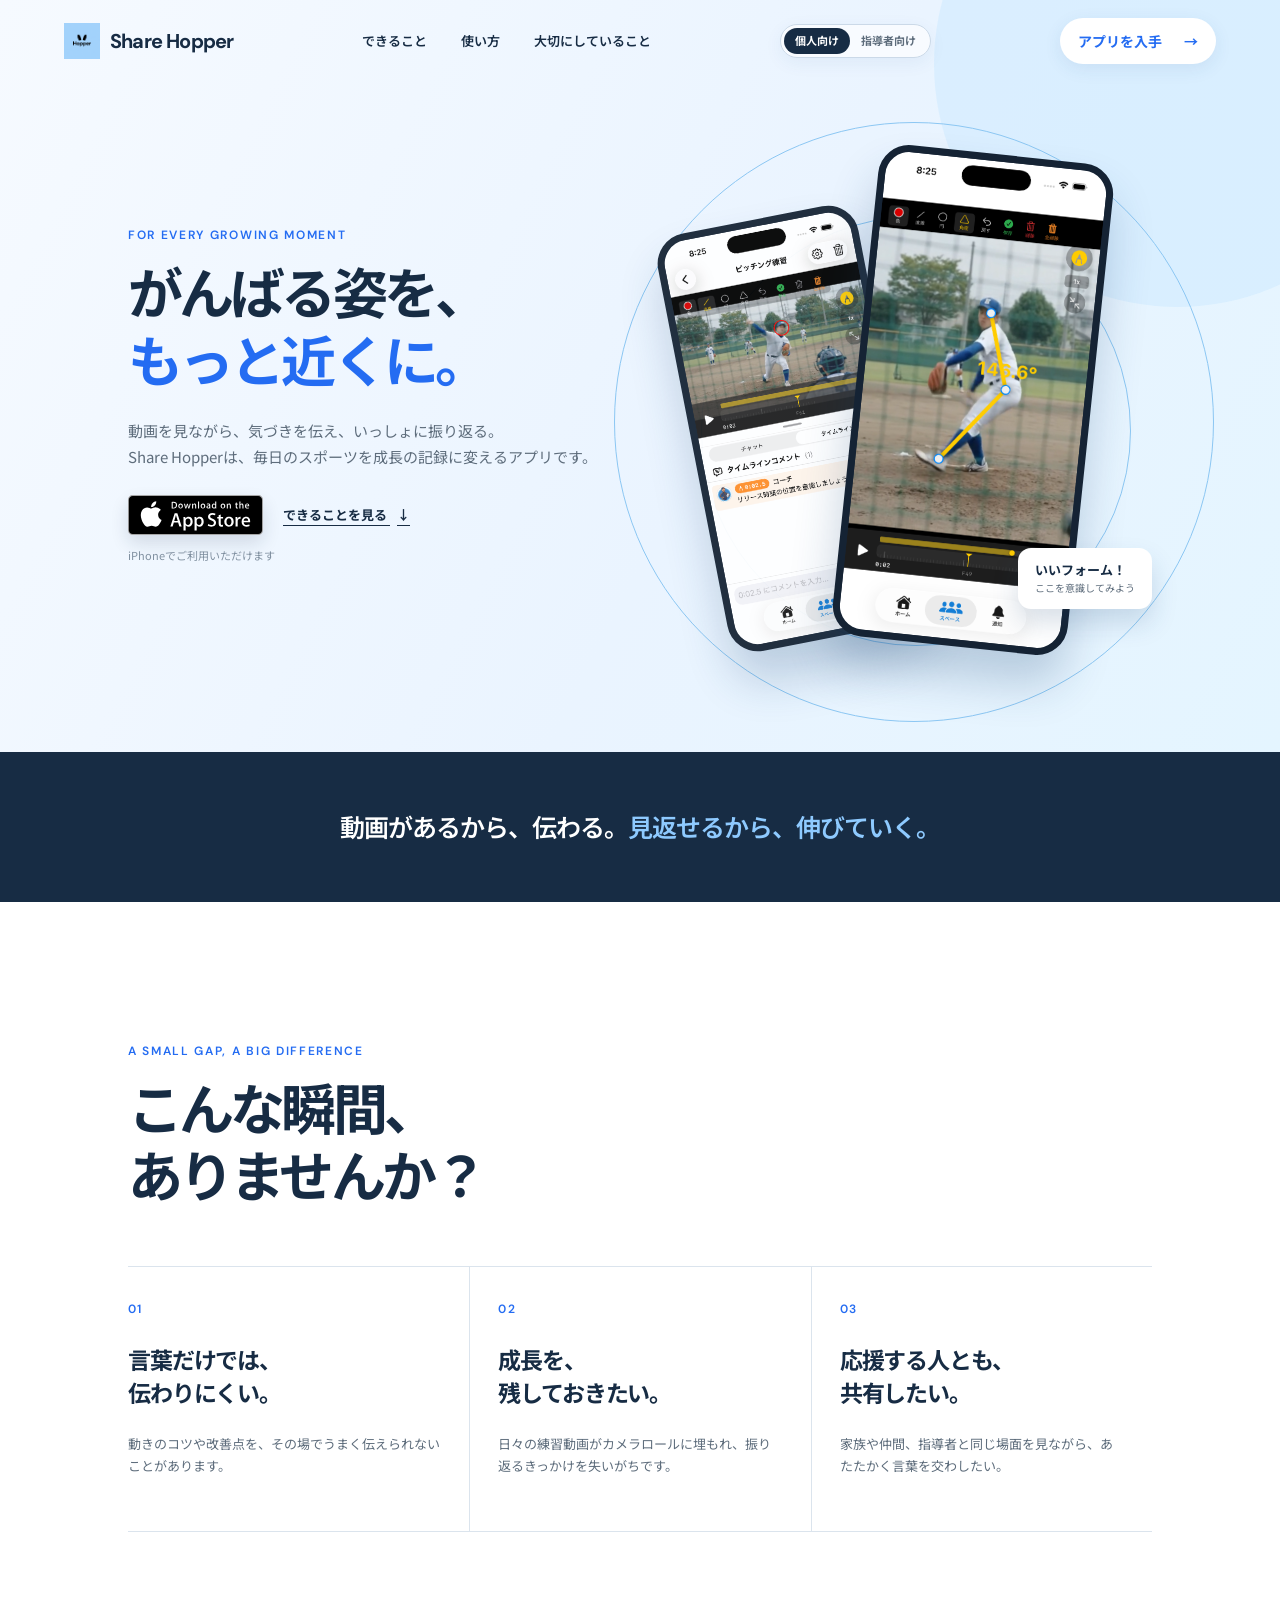
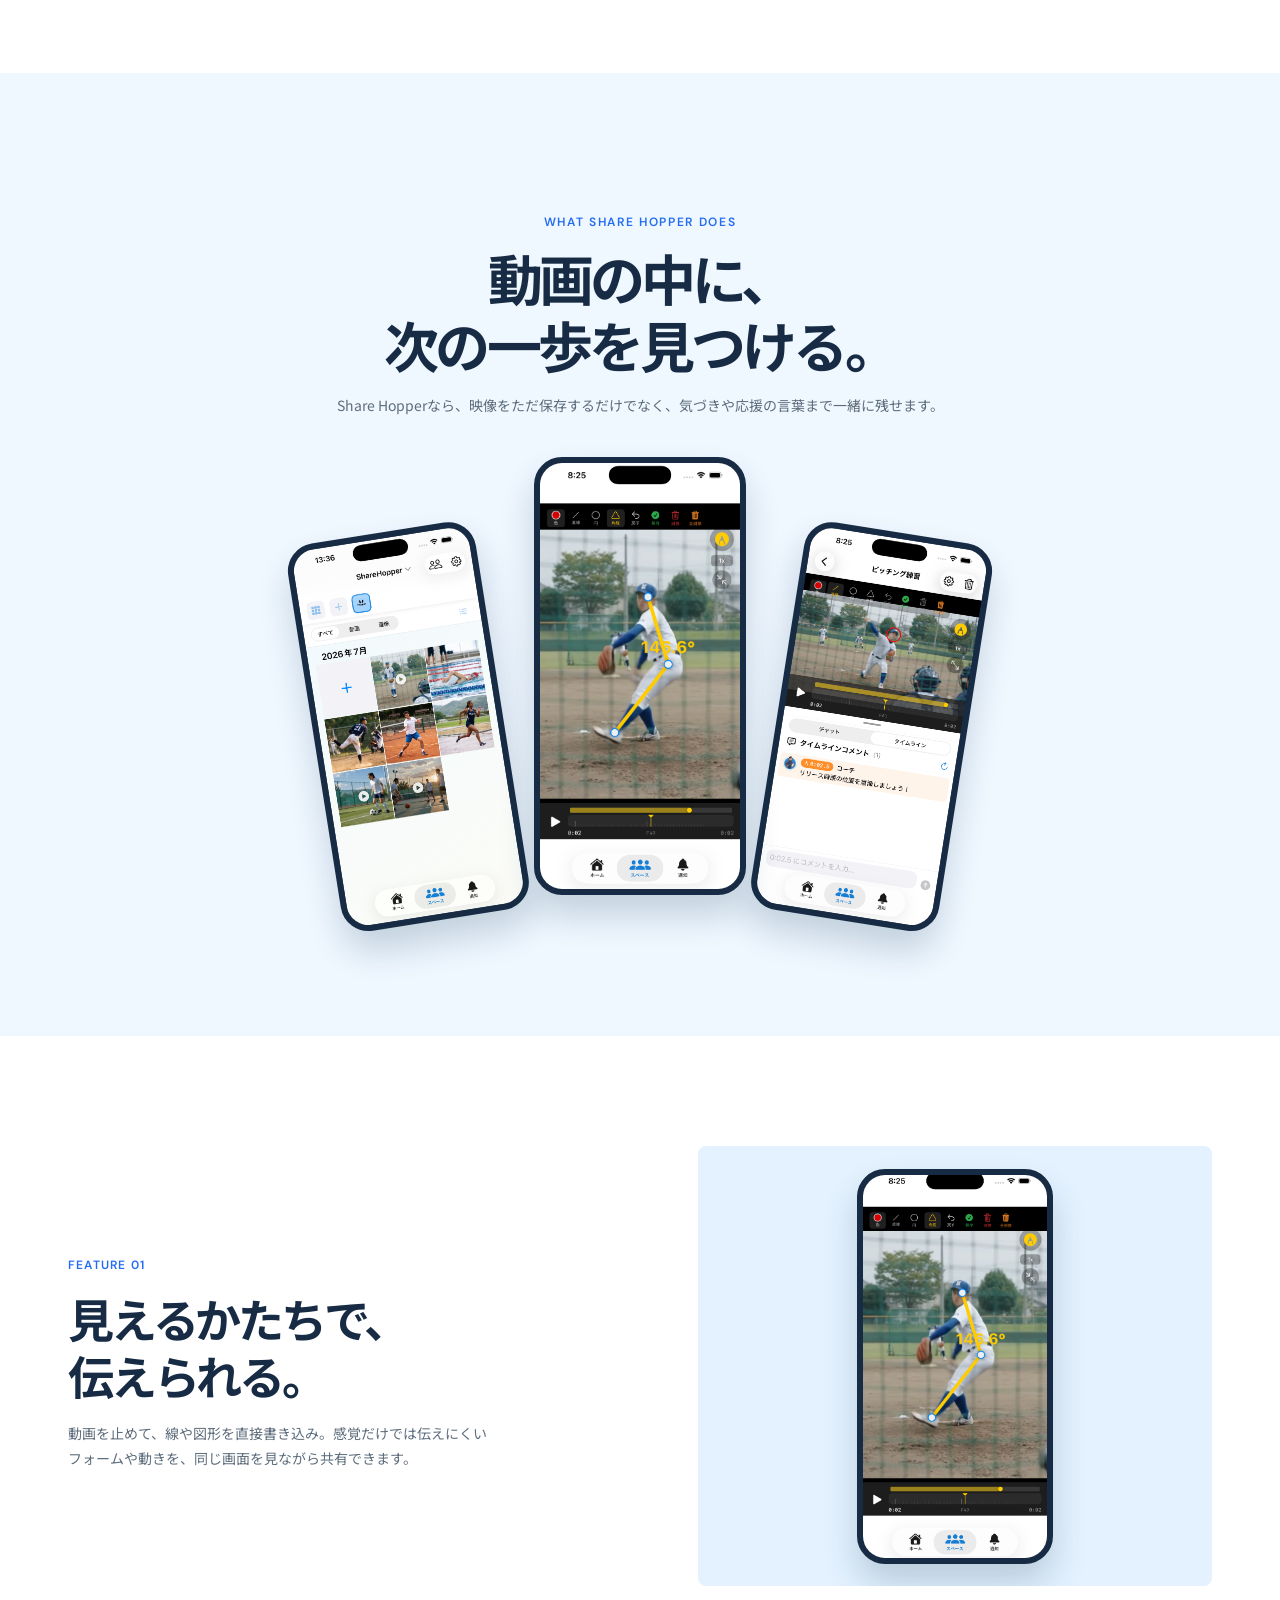
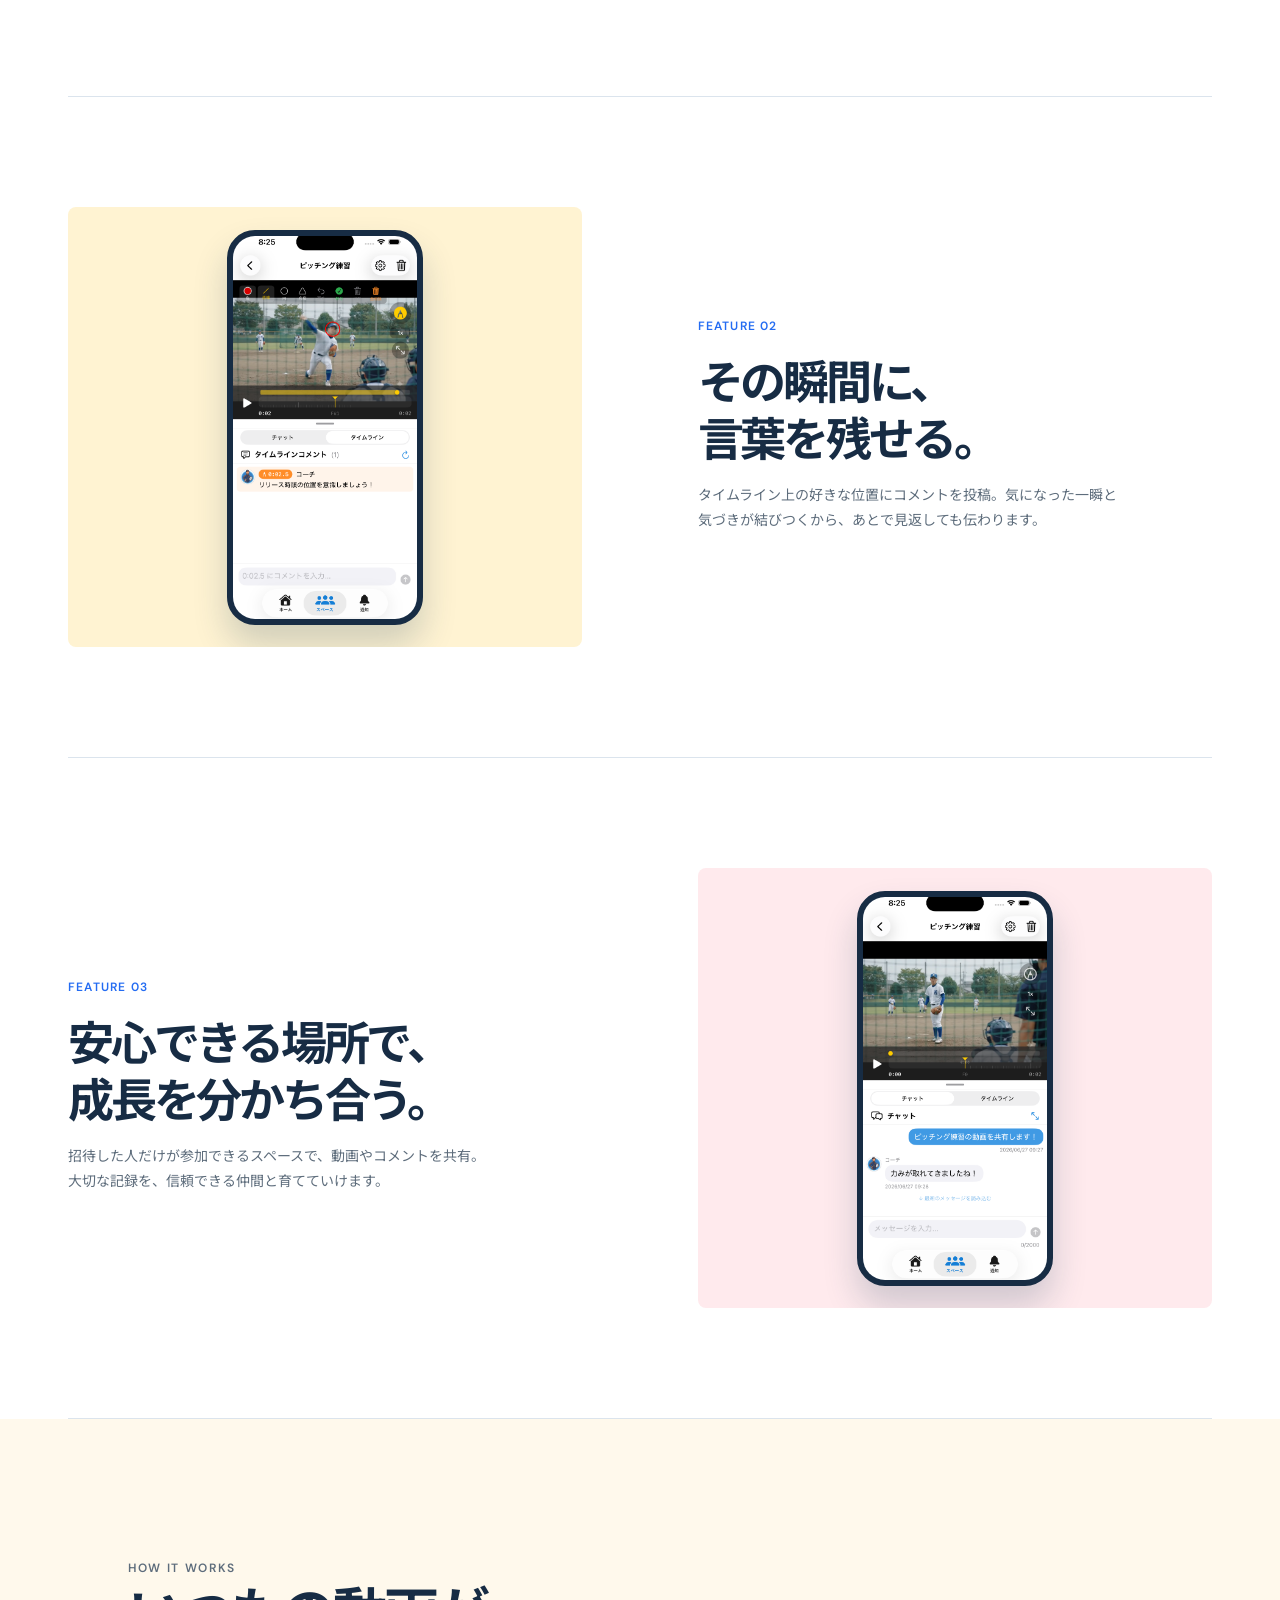
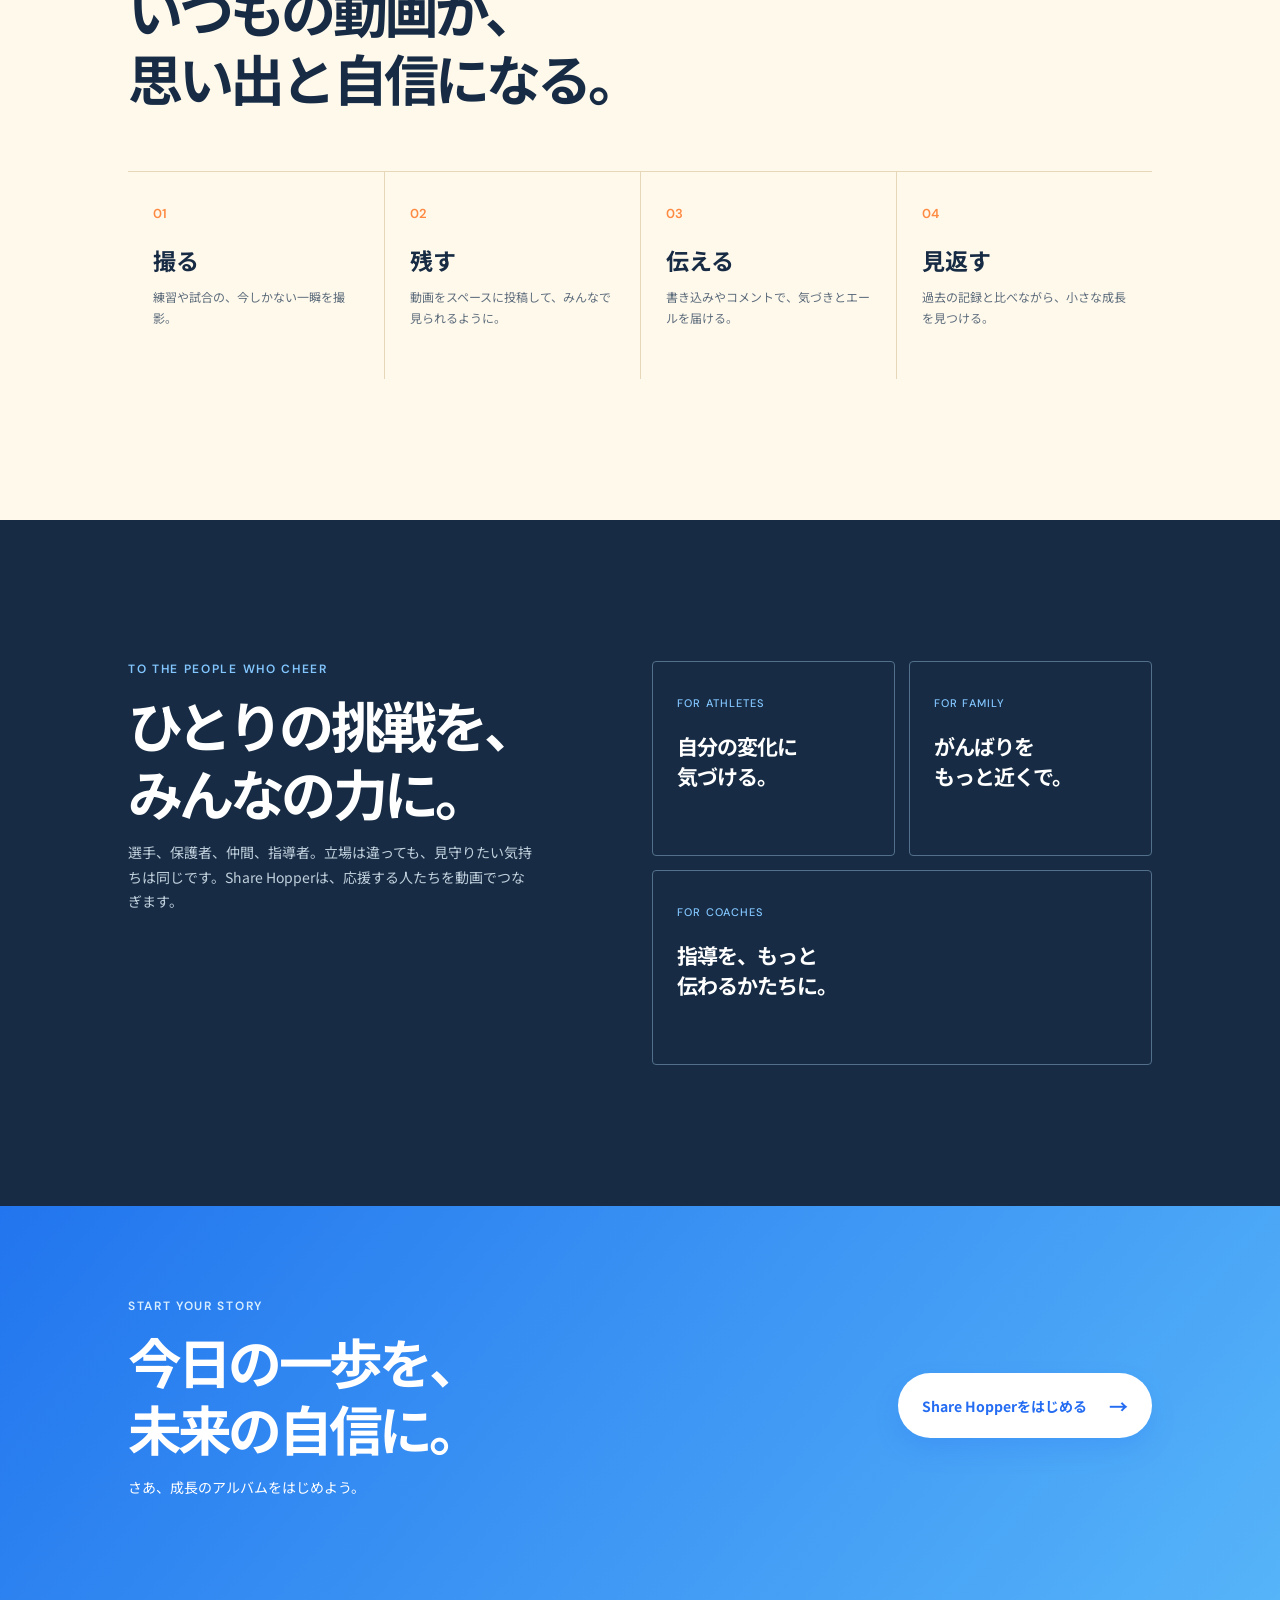
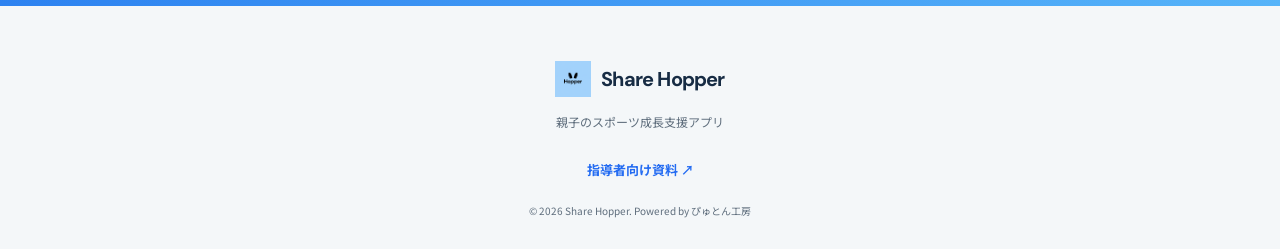
<file: index.html>
<!doctype html>
<html lang="ja"><head><meta charset="utf-8"><meta name="viewport" content="width=device-width,initial-scale=1"><meta name="theme-color" content="#246cf2"><title>Share Hopper | 成長を、もっとそばで</title><meta name="description" content="スポーツ動画への書き込みとタイムラインコメントで、親子・仲間・指導者の振り返りを支えるアプリです。"><link rel="preconnect" href="https://fonts.googleapis.com"><link rel="preconnect" href="https://fonts.gstatic.com" crossorigin><link href="https://fonts.googleapis.com/css2?family=DM+Sans:wght@400;500;600;700&family=Noto+Sans+JP:wght@400;500;600;700;800&display=swap" rel="stylesheet"><link rel="stylesheet" href="styles.css"><link rel="icon" type="image/png" href="assets/logo.png"></head>
<body><style>.audience-switch{display:flex;align-items:center;padding:3px;border:1px solid #cbd9e8;border-radius:999px;background:#ffffffa8;box-shadow:0 5px 18px #24538b10}.audience-switch a{padding:6px 11px;border-radius:999px;color:#5e6d7c;font-size:11px;font-weight:700;line-height:1.25;text-decoration:none;white-space:nowrap}.audience-switch a[aria-current="page"]{background:#172c44;color:#fff}@media(max-width:760px){.header-cta{display:none}.audience-switch a{padding:6px 9px;font-size:10px}}</style><header class="site-header"><a class="brand" href="#top"><img src="assets/logo.png" alt=""><span>Share Hopper</span></a><nav class="site-nav"><a href="#features">できること</a><a href="#how-it-works">使い方</a><a href="#for-everyone">大切にしていること</a></nav><nav class="audience-switch" aria-label="ページを切り替える"><a href="index.html" aria-current="page">個人向け</a><a href="advisor-subscription-visual-guide.html">指導者向け</a></nav><a class="header-cta" href="https://apps.apple.com/jp/app/id6762832513" target="_blank" rel="noopener">アプリを入手 <span>→</span></a></header>
<main id="top"><section class="hero"><div class="hero-copy"><p class="eyebrow">FOR EVERY GROWING MOMENT</p><h1>がんばる姿を、<br><em>もっと近くに。</em></h1><p class="hero-lead">動画を見ながら、気づきを伝え、いっしょに振り返る。<br>Share Hopperは、毎日のスポーツを成長の記録に変えるアプリです。</p><div class="hero-actions"><a class="app-store-badge" href="https://apps.apple.com/jp/app/id6762832513" target="_blank" rel="noopener" aria-label="App StoreからShare Hopperをダウンロード（新しいタブで開く）"><img src="assets/appstore-badge.svg" alt="App Storeからダウンロード"></a><a class="text-link" href="#features">できることを見る <span>↓</span></a></div><p class="hero-note">iPhoneでご利用いただけます</p></div><div class="hero-visual" aria-hidden="true"><div class="hero-orbit orbit-one"></div><div class="hero-orbit orbit-two"></div><div class="hero-card hero-card-back"><img src="assets/screenshots/screenshot_03.png" alt=""></div><div class="hero-card hero-card-main"><img src="assets/screenshots/screenshot_02.png" alt=""></div><div class="floating-message">いいフォーム！<br><small>ここを意識してみよう</small></div></div></section>
<section class="intro-band"><p>動画があるから、伝わる。<span>見返せるから、伸びていく。</span></p></section>
<section class="section challenges"><div class="section-heading"><p class="eyebrow">A SMALL GAP, A BIG DIFFERENCE</p><h2>こんな瞬間、<br>ありませんか？</h2></div><div class="challenge-list"><article><span class="number">01</span><h3>言葉だけでは、<br>伝わりにくい。</h3><p>動きのコツや改善点を、その場でうまく伝えられないことがあります。</p></article><article><span class="number">02</span><h3>成長を、<br>残しておきたい。</h3><p>日々の練習動画がカメラロールに埋もれ、振り返るきっかけを失いがちです。</p></article><article><span class="number">03</span><h3>応援する人とも、<br>共有したい。</h3><p>家族や仲間、指導者と同じ場面を見ながら、あたたかく言葉を交わしたい。</p></article></div></section>
<section class="section feature-overview" id="features"><div class="feature-lead"><p class="eyebrow">WHAT SHARE HOPPER DOES</p><h2>動画の中に、<br>次の一歩を見つける。</h2><p>Share Hopperなら、映像をただ保存するだけでなく、気づきや応援の言葉まで一緒に残せます。</p></div><div class="feature-screens"><div class="phone-shot tilt-left"><img src="assets/screenshots/screenshot_01.png" alt="招待制スペースの画面"></div><div class="phone-shot center-shot"><img src="assets/screenshots/screenshot_02.png" alt="動画への書き込み画面"></div><div class="phone-shot tilt-right"><img src="assets/screenshots/screenshot_03.png" alt="タイムラインコメント画面"></div></div></section>
<section class="feature-detail"><article class="feature-row"><div class="feature-text"><span class="feature-index">FEATURE 01</span><h2>見えるかたちで、<br>伝えられる。</h2><p>動画を止めて、線や図形を直接書き込み。感覚だけでは伝えにくいフォームや動きを、同じ画面を見ながら共有できます。</p></div><div class="feature-art feature-art-blue"><div class="phone-shot"><img src="assets/screenshots/screenshot_02.png" alt="動画に図形を書き込む機能"></div></div></article><article class="feature-row reverse"><div class="feature-text"><span class="feature-index">FEATURE 02</span><h2>その瞬間に、<br>言葉を残せる。</h2><p>タイムライン上の好きな位置にコメントを投稿。気になった一瞬と気づきが結びつくから、あとで見返しても伝わります。</p></div><div class="feature-art feature-art-yellow"><div class="phone-shot"><img src="assets/screenshots/screenshot_03.png" alt="タイムラインコメント機能"></div></div></article><article class="feature-row"><div class="feature-text"><span class="feature-index">FEATURE 03</span><h2>安心できる場所で、<br>成長を分かち合う。</h2><p>招待した人だけが参加できるスペースで、動画やコメントを共有。大切な記録を、信頼できる仲間と育てていけます。</p></div><div class="feature-art feature-art-pink"><div class="phone-shot"><img src="assets/screenshots/screenshot_04.png" alt="仲間とつながるチャット機能"></div></div></article></section>
<section class="section steps" id="how-it-works"><div class="steps-heading"><p class="eyebrow">HOW IT WORKS</p><h2>いつもの動画が、<br>思い出と自信になる。</h2></div><ol><li><span>01</span><h3>撮る</h3><p>練習や試合の、今しかない一瞬を撮影。</p></li><li><span>02</span><h3>残す</h3><p>動画をスペースに投稿して、みんなで見られるように。</p></li><li><span>03</span><h3>伝える</h3><p>書き込みやコメントで、気づきとエールを届ける。</p></li><li><span>04</span><h3>見返す</h3><p>過去の記録と比べながら、小さな成長を見つける。</p></li></ol></section>
<section class="section everyone" id="for-everyone"><div class="everyone-copy"><p class="eyebrow">TO THE PEOPLE WHO CHEER</p><h2>ひとりの挑戦を、<br>みんなの力に。</h2><p>選手、保護者、仲間、指導者。立場は違っても、見守りたい気持ちは同じです。Share Hopperは、応援する人たちを動画でつなぎます。</p></div><div class="role-grid"><div><span>FOR ATHLETES</span><h3>自分の変化に<br>気づける。</h3></div><div><span>FOR FAMILY</span><h3>がんばりを<br>もっと近くで。</h3></div><div><span>FOR COACHES</span><h3>指導を、もっと<br>伝わるかたちに。</h3></div></div></section>
<section class="final-cta"><div><p class="eyebrow">START YOUR STORY</p><h2>今日の一歩を、<br>未来の自信に。</h2><p>さあ、成長のアルバムをはじめよう。</p></div><a class="button button-light" href="https://apps.apple.com/jp/app/id6762832513" target="_blank" rel="noopener">Share Hopperをはじめる <span>→</span></a></section></main>
<footer><a class="brand" href="#top"><img src="assets/logo.png" alt=""><span>Share Hopper</span></a><p>親子のスポーツ成長支援アプリ</p><a href="advisor-subscription-visual-guide.html">指導者向け資料 <span>↗</span></a><small>© 2026 Share Hopper. Powered by ぴゅとん工房</small></footer><script src="app.js"></script></body></html>
</file>
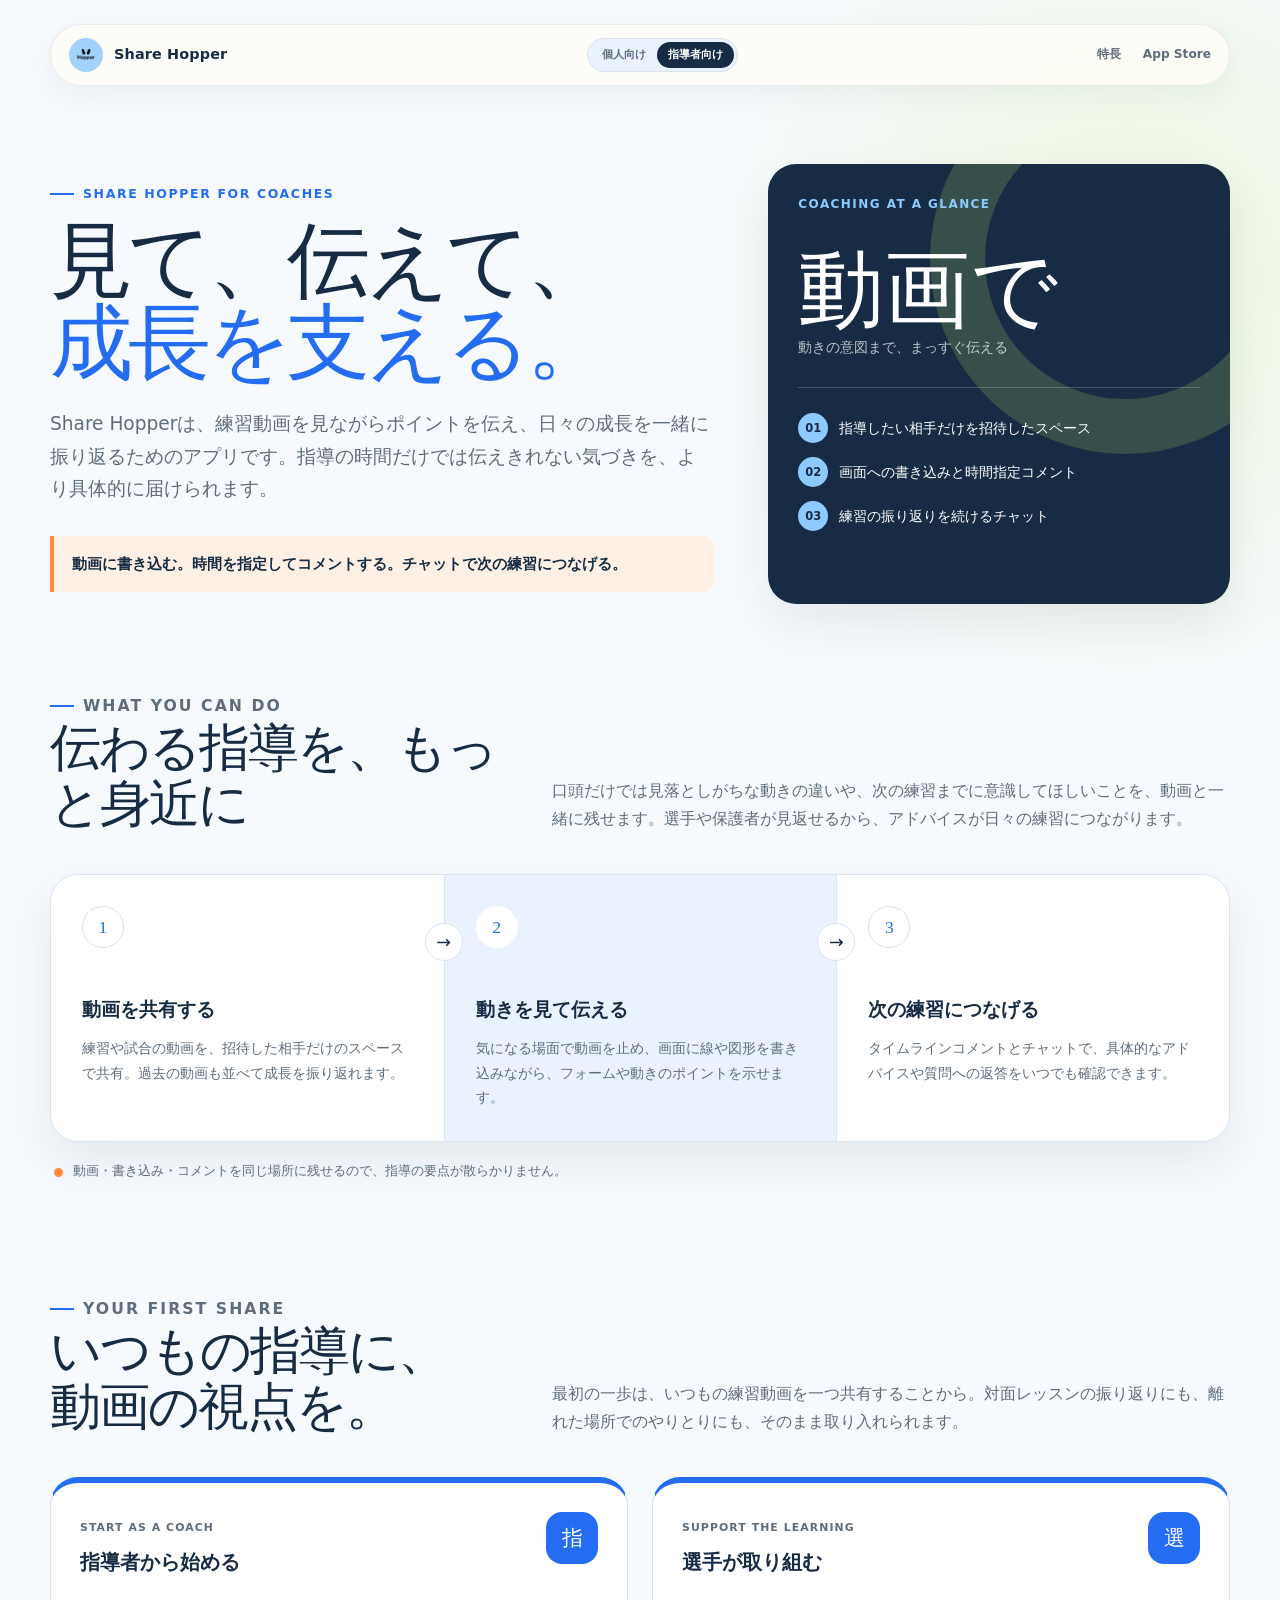
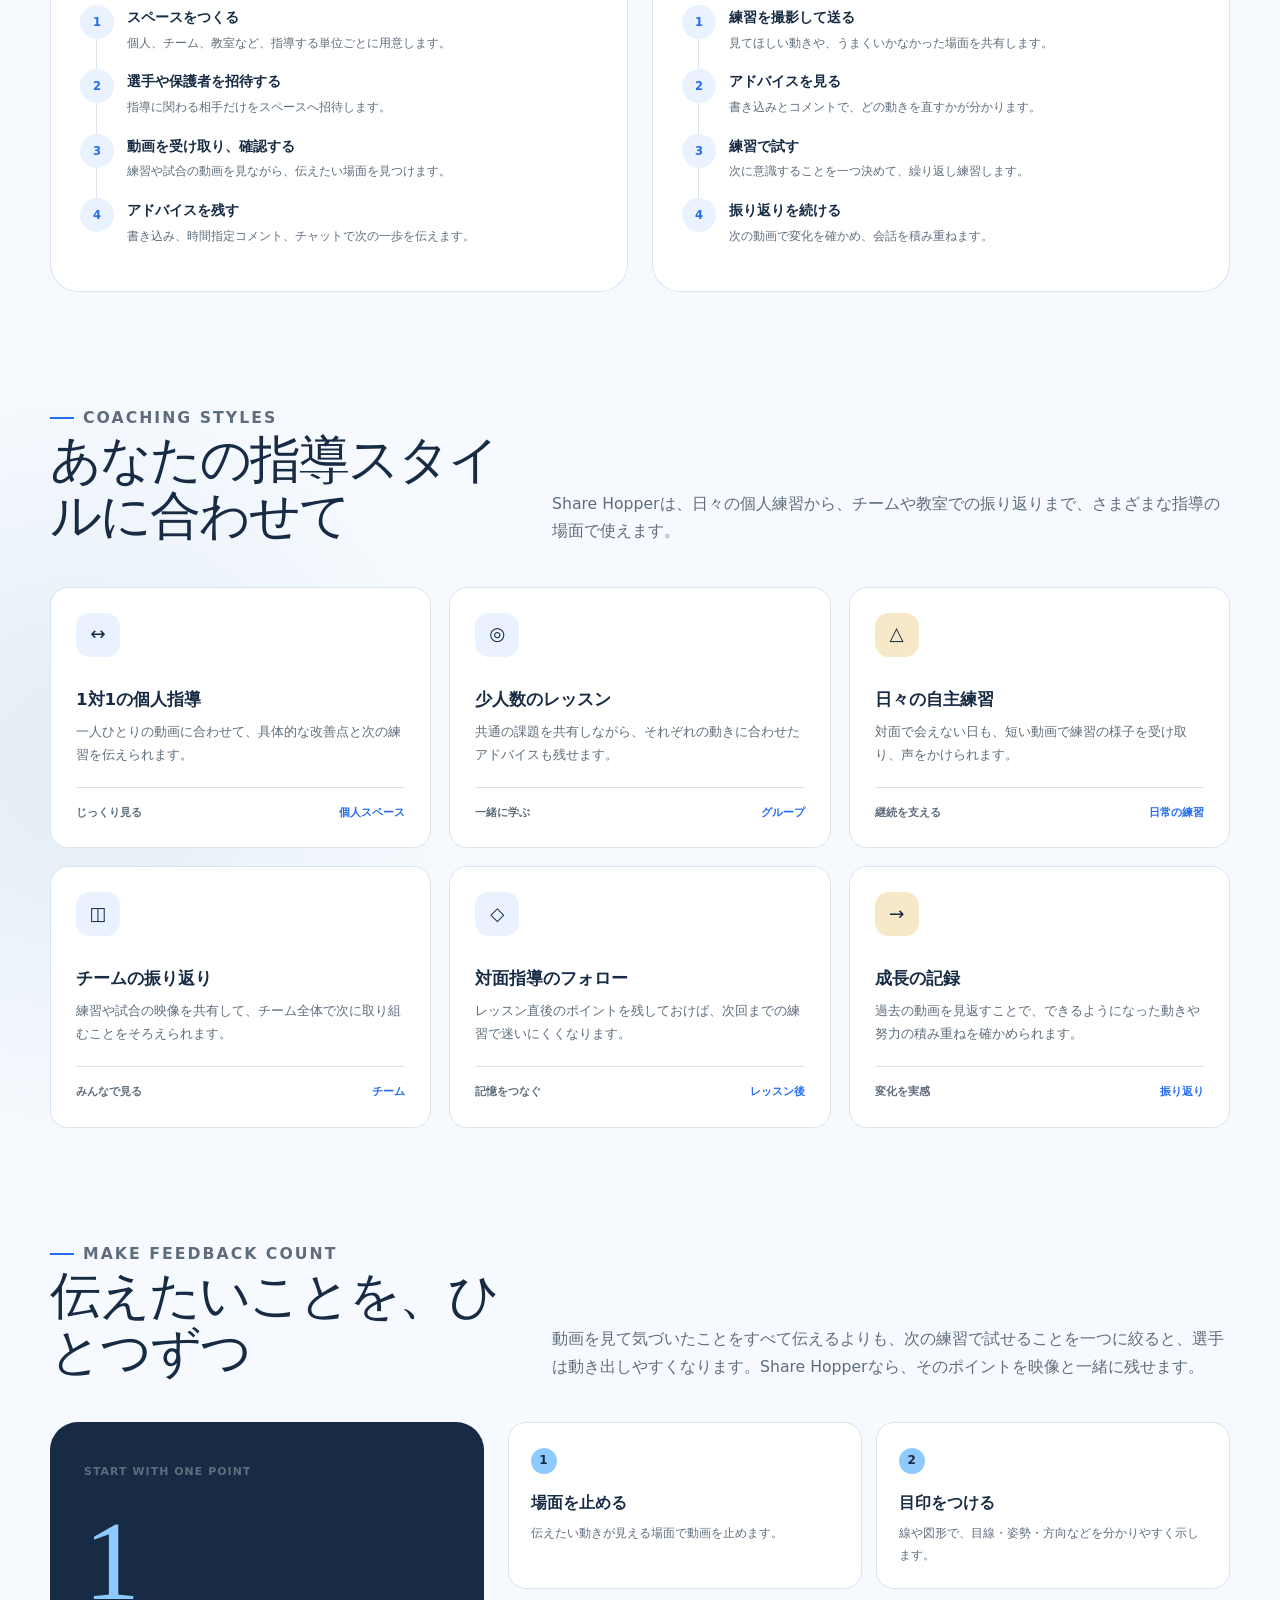
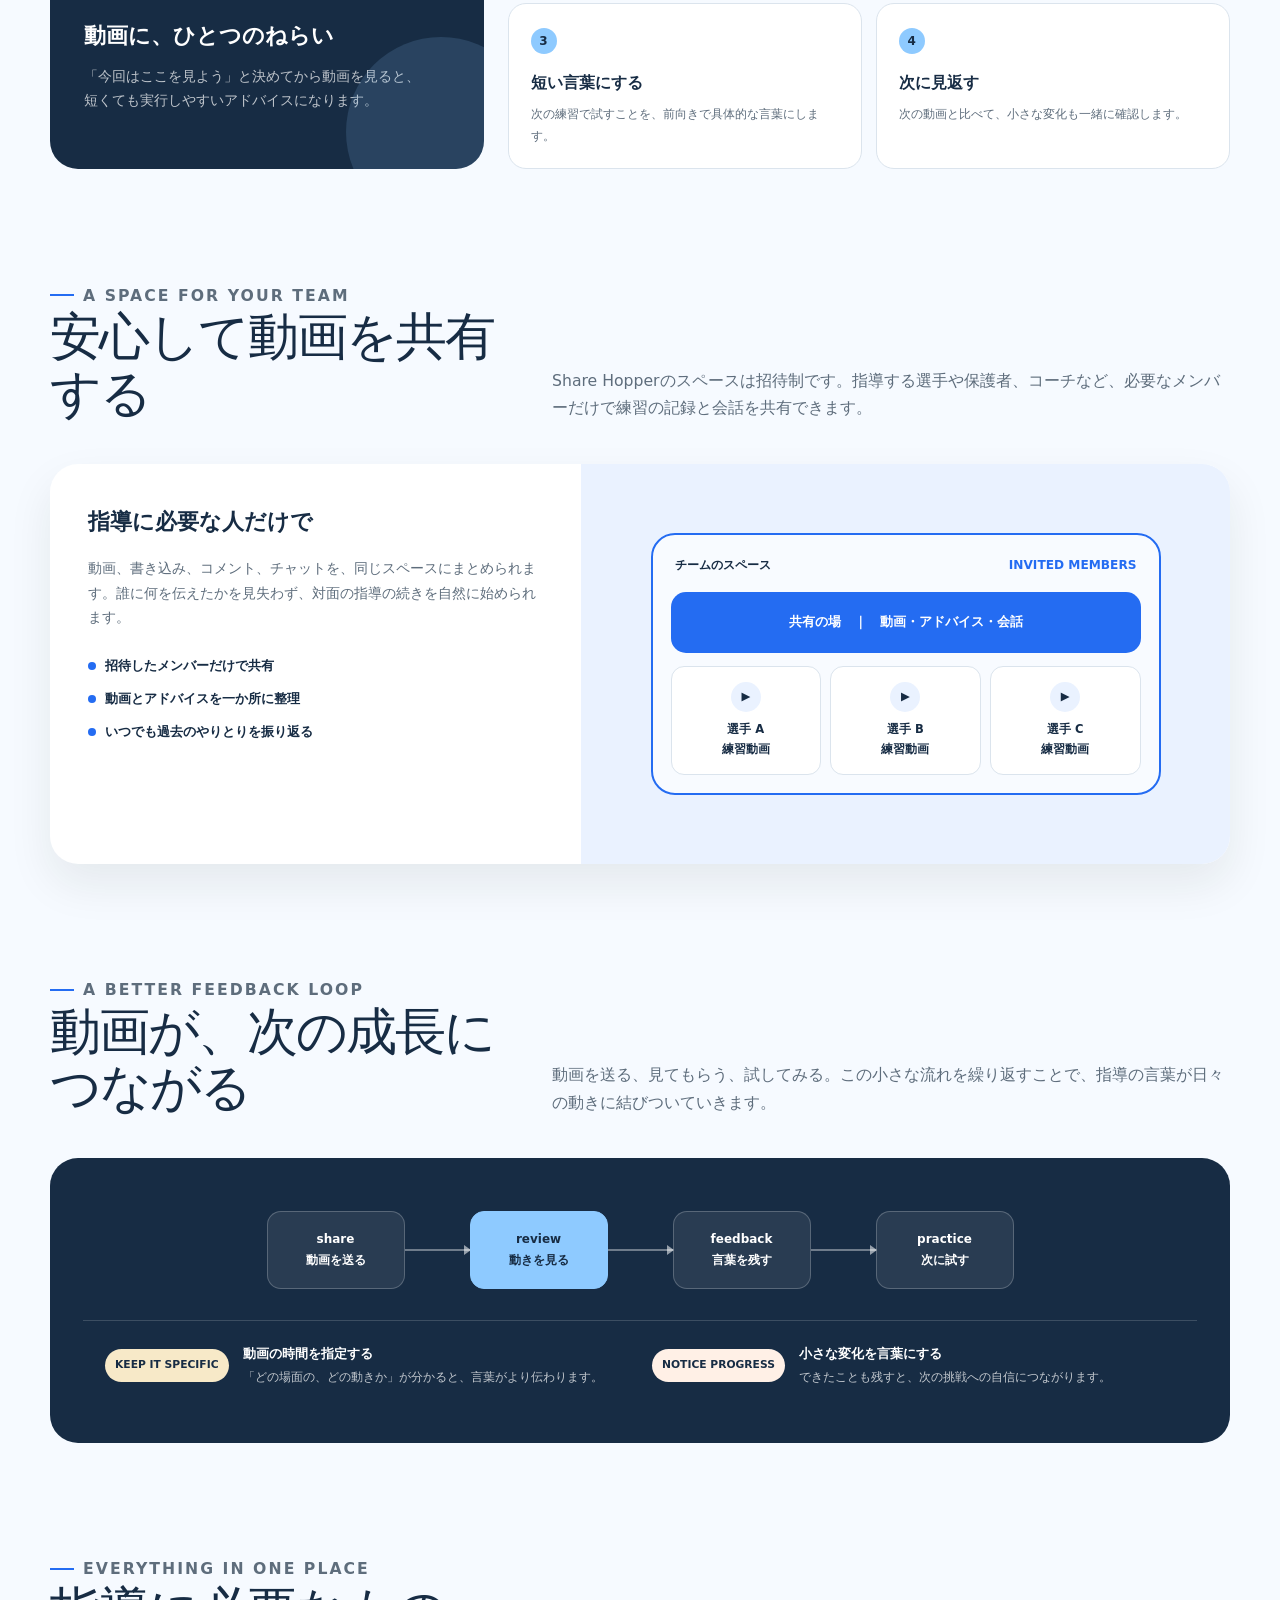
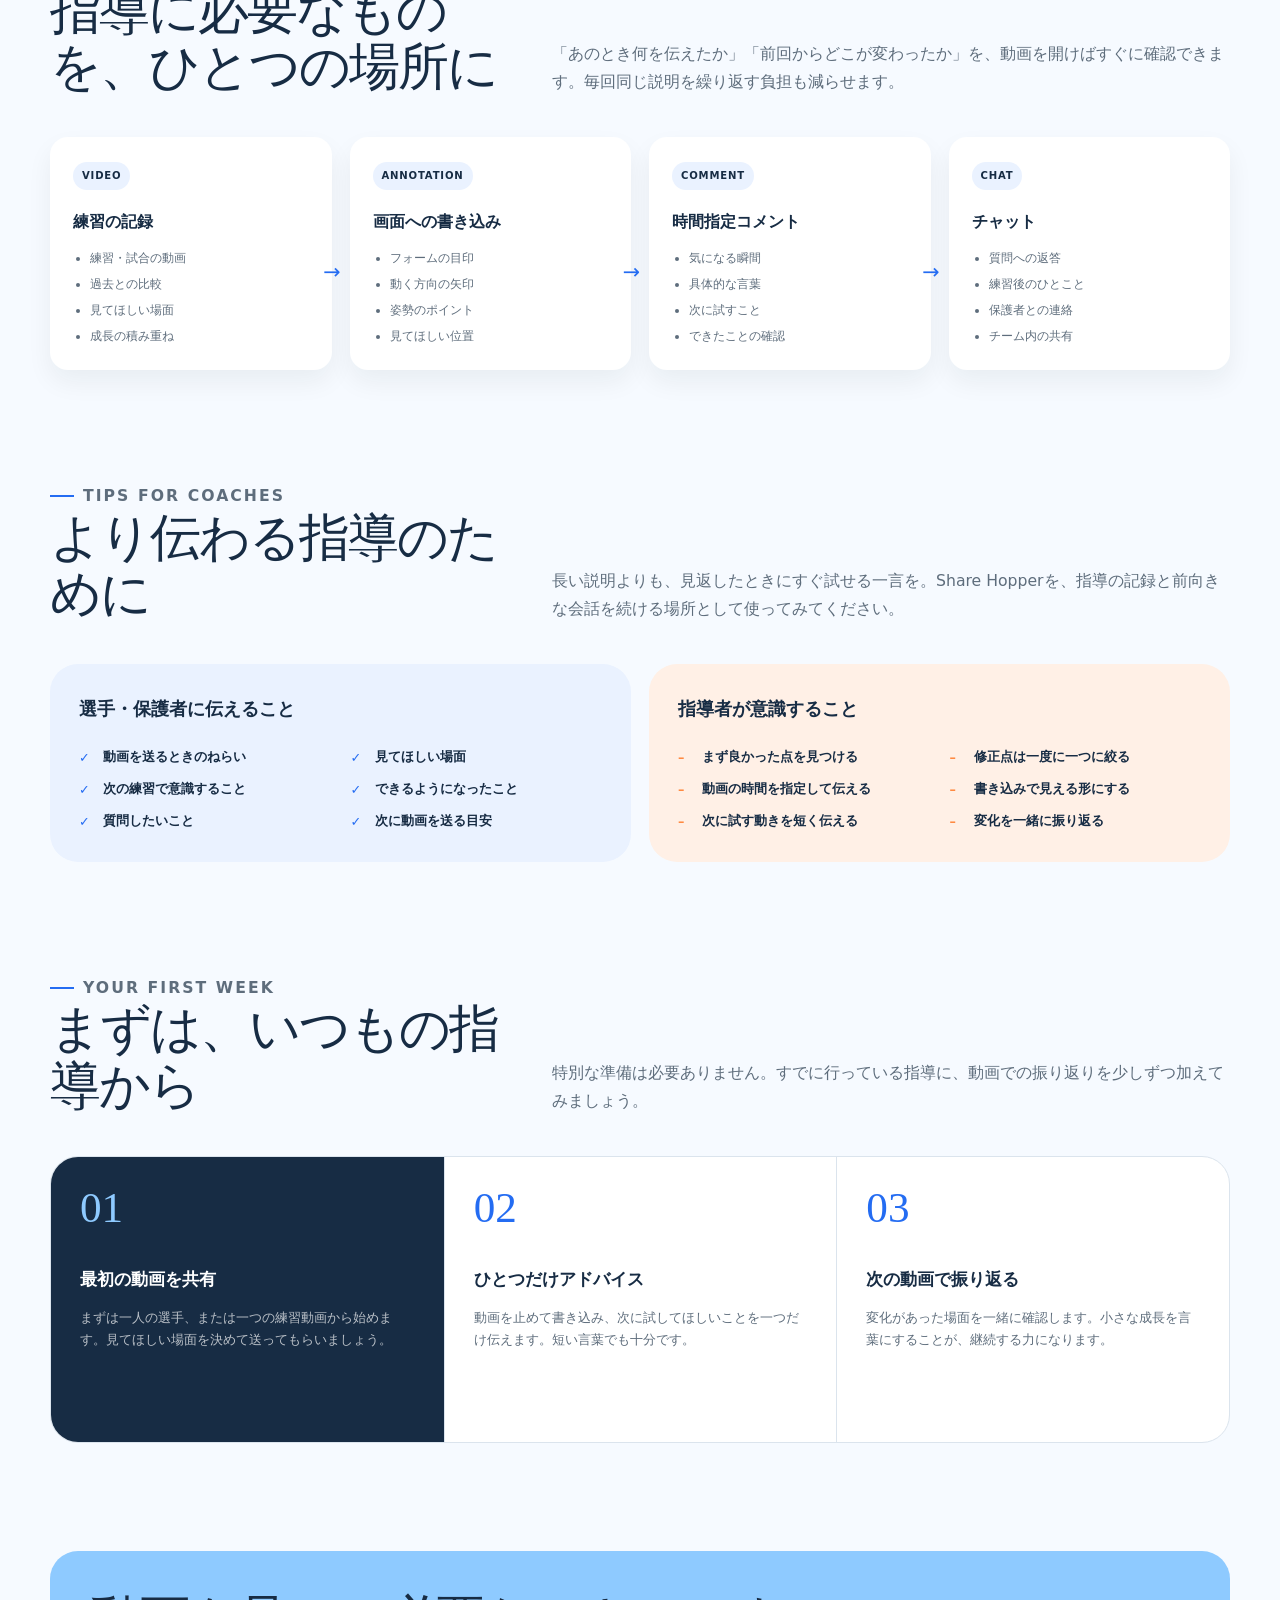
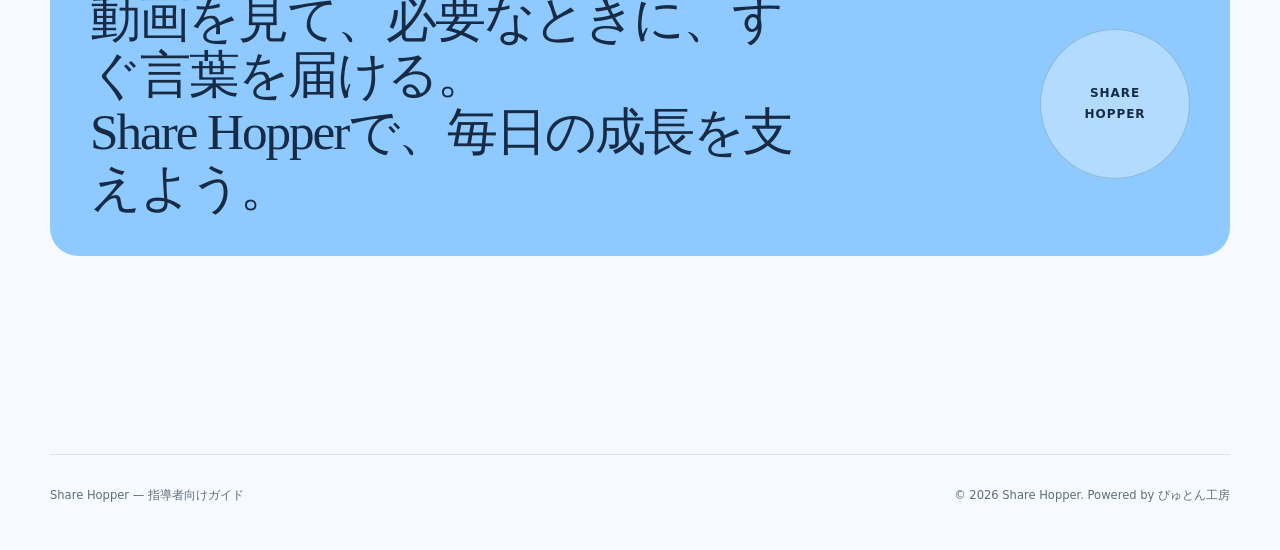
<file: advisor-subscription-visual-guide.html>
<!doctype html>
<html lang="ja">
<head>
  <meta charset="utf-8">
  <meta name="viewport" content="width=device-width, initial-scale=1">
  <meta name="description" content="Share Hopperを使って、動画を見ながら伝わるスポーツ指導を行うための指導者向けガイド">
  <meta name="theme-color" content="#172c44">
  <title>指導者向けガイド | Share Hopper</title>
  <link rel="icon" type="image/png" href="assets/logo.png">
  <style>
    :root {
      --ink: #172c44;
      --muted: #5e6d7c;
      --paper: #f6faff;
      --surface: #ffffff;
      --surface-2: #eaf2ff;
      --line: #dbe4ed;
      --green: #246cf2;
      --green-dark: #172c44;
      --green-soft: #eaf2ff;
      --lime: #8ecaff;
      --coral: #ff8a42;
      --coral-soft: #fff0e6;
      --blue: #246cf2;
      --blue-soft: #eaf2ff;
      --amber: #b2781c;
      --amber-soft: #f7e9c8;
      --shadow: 0 20px 45px rgba(20, 38, 31, 0.08);
      --radius-lg: 28px;
      --radius-md: 18px;
      --radius-sm: 12px;
    }

    * { box-sizing: border-box; }

    html { scroll-behavior: smooth; }

    body {
      margin: 0;
      color: var(--ink);
      background:
        radial-gradient(circle at 88% 4%, rgba(200, 236, 101, 0.22), transparent 28rem),
        radial-gradient(circle at 6% 34%, rgba(50, 117, 141, 0.10), transparent 24rem),
        var(--paper);
      font-family: "Hiragino Sans", "Yu Gothic UI", "Yu Gothic", "Noto Sans JP", system-ui, sans-serif;
      line-height: 1.75;
      -webkit-font-smoothing: antialiased;
    }

    a { color: inherit; }

    .page {
      width: min(1180px, calc(100% - 40px));
      margin: 0 auto;
    }

    .eyebrow {
      display: inline-flex;
      align-items: center;
      gap: 9px;
      margin: 0 0 16px;
      color: var(--green);
      font-size: 0.78rem;
      font-weight: 800;
      letter-spacing: 0.13em;
      text-transform: uppercase;
    }

    .eyebrow::before {
      width: 24px;
      height: 2px;
      background: var(--green);
      content: "";
    }

    header {
      padding: 24px 0 84px;
    }

    .nav {
      display: flex;
      align-items: center;
      justify-content: space-between;
      padding: 13px 18px;
      border: 1px solid rgba(20, 38, 31, 0.08);
      border-radius: 999px;
      background: rgba(255, 253, 248, 0.78);
      box-shadow: 0 10px 30px rgba(20, 38, 31, 0.05);
      backdrop-filter: blur(14px);
    }

    .brand {
      display: flex;
      align-items: center;
      gap: 11px;
      font-size: 0.9rem;
      font-weight: 800;
      letter-spacing: 0.01em;
      text-decoration: none;
    }

    .brand-mark {
      display: grid;
      width: 34px;
      height: 34px;
      place-items: center;
      border-radius: 50%;
      color: white;
      background: var(--green);
      font-family: Georgia, serif;
      font-size: 1.25rem;
      font-style: italic;
      object-fit: cover;
    }

    .nav-links {
      display: flex;
      gap: 22px;
      color: var(--muted);
      font-size: 0.76rem;
      font-weight: 700;
    }

    .nav-links a { text-decoration: none; }
    .nav-links a:hover { color: var(--green); }

    .audience-switch {
      display: flex;
      padding: 3px;
      border: 1px solid var(--line);
      border-radius: 999px;
      background: var(--surface-2);
    }

    .audience-switch a {
      padding: 6px 11px;
      border-radius: 999px;
      color: var(--muted);
      font-size: 0.7rem;
      font-weight: 800;
      line-height: 1.25;
      text-decoration: none;
      white-space: nowrap;
    }

    .audience-switch a[aria-current="page"] {
      color: white;
      background: var(--green-dark);
    }

    .hero {
      display: grid;
      grid-template-columns: minmax(0, 1.18fr) minmax(320px, 0.82fr);
      gap: 54px;
      align-items: center;
      padding-top: 78px;
    }

    h1, h2, h3, p { margin-top: 0; }

    h1 {
      max-width: 780px;
      margin-bottom: 24px;
      font-family: Georgia, "Yu Mincho", serif;
      font-size: clamp(3rem, 6.5vw, 6.4rem);
      font-weight: 500;
      letter-spacing: -0.055em;
      line-height: 0.98;
    }

    h1 span {
      display: block;
      color: var(--green);
    }

    .hero-copy {
      max-width: 710px;
      margin-bottom: 30px;
      color: var(--muted);
      font-size: clamp(1rem, 1.6vw, 1.16rem);
    }

    .principle {
      display: flex;
      max-width: 700px;
      gap: 14px;
      align-items: center;
      padding: 15px 18px;
      border-left: 4px solid var(--coral);
      border-radius: 0 var(--radius-sm) var(--radius-sm) 0;
      background: var(--coral-soft);
      font-size: 0.92rem;
      font-weight: 700;
    }

    .hero-board {
      position: relative;
      min-height: 440px;
      padding: 30px;
      overflow: hidden;
      border-radius: var(--radius-lg);
      color: white;
      background: var(--green-dark);
      box-shadow: var(--shadow);
    }

    .hero-board::before {
      position: absolute;
      right: -90px;
      top: -100px;
      width: 280px;
      height: 280px;
      border: 55px solid rgba(200, 236, 101, 0.18);
      border-radius: 50%;
      content: "";
    }

    .board-label {
      position: relative;
      margin-bottom: 32px;
      color: var(--lime);
      font-size: 0.75rem;
      font-weight: 800;
      letter-spacing: 0.12em;
    }

    .price-lockup {
      position: relative;
      padding-bottom: 26px;
      border-bottom: 1px solid rgba(255, 255, 255, 0.2);
    }

    .price-lockup strong {
      display: block;
      font-family: Georgia, serif;
      font-size: clamp(3.3rem, 7vw, 5.4rem);
      font-weight: 400;
      line-height: 1;
    }

    .price-lockup span {
      color: rgba(255, 255, 255, 0.72);
      font-size: 0.86rem;
    }

    .board-points {
      position: relative;
      display: grid;
      gap: 14px;
      margin-top: 25px;
    }

    .board-point {
      display: grid;
      grid-template-columns: 30px 1fr;
      gap: 11px;
      align-items: center;
      font-size: 0.88rem;
    }

    .board-point b {
      display: grid;
      width: 30px;
      height: 30px;
      place-items: center;
      border-radius: 50%;
      color: var(--green-dark);
      background: var(--lime);
      font-size: 0.72rem;
    }

    main { padding-bottom: 90px; }

    section { margin-bottom: 108px; }

    .section-heading {
      display: grid;
      grid-template-columns: minmax(260px, 0.8fr) minmax(320px, 1.2fr);
      gap: 50px;
      align-items: end;
      margin-bottom: 42px;
    }

    h2 {
      margin-bottom: 0;
      font-family: Georgia, "Yu Mincho", serif;
      font-size: clamp(2rem, 4vw, 3.7rem);
      font-weight: 500;
      letter-spacing: -0.04em;
      line-height: 1.1;
    }

    .section-heading p {
      margin-bottom: 0;
      color: var(--muted);
      font-size: 0.98rem;
    }

    .architecture {
      display: grid;
      grid-template-columns: repeat(3, 1fr);
      border: 1px solid var(--line);
      border-radius: var(--radius-lg);
      overflow: hidden;
      background: var(--surface);
      box-shadow: var(--shadow);
    }

    .arch-card {
      position: relative;
      min-height: 250px;
      padding: 31px;
    }

    .arch-card + .arch-card { border-left: 1px solid var(--line); }

    .arch-number {
      display: grid;
      width: 42px;
      height: 42px;
      margin-bottom: 45px;
      place-items: center;
      border: 1px solid var(--line);
      border-radius: 50%;
      color: var(--green);
      background: white;
      font-family: Georgia, serif;
      font-size: 1.1rem;
    }

    .arch-card h3 {
      margin-bottom: 9px;
      font-size: 1.2rem;
    }

    .arch-card p {
      margin-bottom: 0;
      color: var(--muted);
      font-size: 0.88rem;
    }

    .arch-card:nth-child(2) { background: var(--green-soft); }
    .arch-card:nth-child(2) .arch-number { border-color: transparent; }

    .arch-arrow {
      position: absolute;
      z-index: 2;
      right: -19px;
      top: 48px;
      display: grid;
      width: 38px;
      height: 38px;
      place-items: center;
      border: 1px solid var(--line);
      border-radius: 50%;
      background: white;
      font-size: 1.1rem;
    }

    .caption {
      display: flex;
      gap: 10px;
      align-items: flex-start;
      margin: 18px 4px 0;
      color: var(--muted);
      font-size: 0.82rem;
    }

    .caption-mark {
      flex: 0 0 auto;
      width: 9px;
      height: 9px;
      margin-top: 8px;
      border-radius: 50%;
      background: var(--coral);
    }

    .flow-grid {
      display: grid;
      grid-template-columns: 1fr 1fr;
      gap: 24px;
    }

    .flow-card {
      padding: 29px;
      border: 1px solid var(--line);
      border-radius: var(--radius-lg);
      background: var(--surface);
    }

    .flow-card.advisor { border-top: 6px solid var(--green); }
    .flow-card.user { border-top: 6px solid var(--blue); }

    .flow-top {
      display: flex;
      justify-content: space-between;
      gap: 20px;
      margin-bottom: 25px;
    }

    .flow-kicker {
      display: inline-block;
      margin-bottom: 8px;
      color: var(--muted);
      font-size: 0.68rem;
      font-weight: 800;
      letter-spacing: 0.1em;
      text-transform: uppercase;
    }

    .flow-top h3 {
      margin-bottom: 0;
      font-size: 1.25rem;
    }

    .actor-icon {
      display: grid;
      flex: 0 0 auto;
      width: 52px;
      height: 52px;
      place-items: center;
      border-radius: 16px;
      color: white;
      background: var(--green);
      font-size: 1.3rem;
    }

    .user .actor-icon { background: var(--blue); }

    .steps {
      display: grid;
      gap: 0;
      margin: 0;
      padding: 0;
      list-style: none;
    }

    .steps li {
      position: relative;
      display: grid;
      grid-template-columns: 34px 1fr;
      gap: 13px;
      min-height: 58px;
      padding-bottom: 15px;
      font-size: 0.88rem;
    }

    .steps li:not(:last-child)::before {
      position: absolute;
      left: 16px;
      top: 31px;
      width: 1px;
      height: calc(100% - 16px);
      background: var(--line);
      content: "";
    }

    .step-no {
      position: relative;
      z-index: 1;
      display: grid;
      width: 34px;
      height: 34px;
      place-items: center;
      border-radius: 50%;
      color: var(--green);
      background: var(--green-soft);
      font-size: 0.72rem;
      font-weight: 800;
    }

    .user .step-no {
      color: var(--blue);
      background: var(--blue-soft);
    }

    .step-copy strong { display: block; }
    .step-copy span { color: var(--muted); font-size: 0.78rem; }

    .models {
      display: grid;
      grid-template-columns: repeat(3, 1fr);
      gap: 18px;
    }

    .model-card {
      display: flex;
      min-height: 235px;
      flex-direction: column;
      padding: 25px;
      border: 1px solid var(--line);
      border-radius: var(--radius-md);
      background: var(--surface);
      transition: transform 160ms ease, box-shadow 160ms ease;
    }

    .model-card:hover {
      transform: translateY(-4px);
      box-shadow: var(--shadow);
    }

    .model-icon {
      display: grid;
      width: 44px;
      height: 44px;
      margin-bottom: 28px;
      place-items: center;
      border-radius: 14px;
      background: var(--green-soft);
      font-size: 1.15rem;
    }

    .model-card:nth-child(2) .model-icon,
    .model-card:nth-child(5) .model-icon { background: var(--blue-soft); }
    .model-card:nth-child(3) .model-icon,
    .model-card:nth-child(6) .model-icon { background: var(--amber-soft); }

    .model-card h3 { margin-bottom: 7px; font-size: 1.04rem; }
    .model-card p { margin-bottom: 20px; color: var(--muted); font-size: 0.82rem; }

    .model-meta {
      display: flex;
      justify-content: space-between;
      gap: 10px;
      margin-top: auto;
      padding-top: 15px;
      border-top: 1px solid var(--line);
      color: var(--muted);
      font-size: 0.7rem;
      font-weight: 800;
    }

    .model-meta span:last-child { color: var(--green); }

    .rule-layout {
      display: grid;
      grid-template-columns: minmax(280px, 0.75fr) minmax(440px, 1.25fr);
      gap: 24px;
    }

    .single-month {
      position: relative;
      padding: 34px;
      overflow: hidden;
      border-radius: var(--radius-lg);
      color: white;
      background: var(--green-dark);
    }

    .single-month::after {
      position: absolute;
      right: -52px;
      bottom: -58px;
      width: 190px;
      height: 190px;
      border-radius: 50%;
      background: var(--lime);
      content: "";
      opacity: 0.15;
    }

    .single-month .big-one {
      display: block;
      margin: 25px 0 8px;
      color: var(--lime);
      font-family: Georgia, serif;
      font-size: 7rem;
      line-height: 0.85;
    }

    .single-month h3 { margin-bottom: 10px; font-size: 1.35rem; }
    .single-month p { max-width: 340px; margin-bottom: 0; color: rgba(255,255,255,0.72); font-size: 0.85rem; }

    .rules {
      display: grid;
      grid-template-columns: 1fr 1fr;
      gap: 14px;
    }

    .rule {
      padding: 22px;
      border: 1px solid var(--line);
      border-radius: var(--radius-md);
      background: var(--surface);
    }

    .rule b {
      display: inline-grid;
      width: 26px;
      height: 26px;
      margin-bottom: 15px;
      place-items: center;
      border-radius: 50%;
      color: var(--green-dark);
      background: var(--lime);
      font-size: 0.75rem;
    }

    .rule h3 { margin-bottom: 6px; font-size: 0.98rem; }
    .rule p { margin-bottom: 0; color: var(--muted); font-size: 0.78rem; }

    .privacy-board {
      display: grid;
      grid-template-columns: 0.9fr 1.1fr;
      gap: 0;
      overflow: hidden;
      border-radius: var(--radius-lg);
      background: var(--surface);
      box-shadow: var(--shadow);
    }

    .privacy-copy { padding: 38px; }
    .privacy-copy h3 { margin-bottom: 15px; font-size: 1.4rem; }
    .privacy-copy p { color: var(--muted); font-size: 0.88rem; }

    .privacy-list {
      display: grid;
      gap: 10px;
      margin: 25px 0 0;
      padding: 0;
      list-style: none;
    }

    .privacy-list li {
      display: flex;
      gap: 9px;
      align-items: center;
      font-size: 0.82rem;
      font-weight: 700;
    }

    .privacy-list li::before {
      width: 8px;
      height: 8px;
      border-radius: 50%;
      background: var(--green);
      content: "";
    }

    .space-map {
      display: grid;
      min-height: 400px;
      padding: 35px;
      place-items: center;
      background: var(--surface-2);
    }

    .space-shell {
      width: min(100%, 510px);
      padding: 18px;
      border: 2px solid var(--green);
      border-radius: 24px;
      background: rgba(255,255,255,0.68);
    }

    .space-title {
      display: flex;
      justify-content: space-between;
      margin-bottom: 14px;
      padding: 2px 4px;
      font-size: 0.76rem;
      font-weight: 800;
    }

    .space-title span:last-child { color: var(--green); }

    .common-room {
      margin-bottom: 13px;
      padding: 19px;
      border-radius: 15px;
      color: white;
      background: var(--green);
      text-align: center;
      font-size: 0.8rem;
      font-weight: 800;
    }

    .private-rooms {
      display: grid;
      grid-template-columns: repeat(3, 1fr);
      gap: 9px;
    }

    .private-room {
      min-height: 92px;
      padding: 15px 8px;
      border: 1px solid var(--line);
      border-radius: 13px;
      background: white;
      text-align: center;
      font-size: 0.72rem;
      font-weight: 800;
    }

    .private-room i {
      display: grid;
      width: 30px;
      height: 30px;
      margin: 0 auto 7px;
      place-items: center;
      border-radius: 50%;
      background: var(--blue-soft);
      font-style: normal;
    }

    .state-board {
      padding: 33px;
      overflow-x: auto;
      border-radius: var(--radius-lg);
      background: var(--green-dark);
      color: white;
    }

    .state-lane {
      display: flex;
      min-width: 880px;
      gap: 0;
      align-items: center;
      justify-content: center;
      padding: 20px 0 6px;
    }

    .state {
      position: relative;
      width: 138px;
      padding: 17px 10px;
      border: 1px solid rgba(255,255,255,0.22);
      border-radius: 14px;
      background: rgba(255,255,255,0.08);
      text-align: center;
      font-size: 0.75rem;
      font-weight: 800;
    }

    .state.active {
      color: var(--green-dark);
      border-color: var(--lime);
      background: var(--lime);
    }

    .connector {
      position: relative;
      width: 65px;
      height: 2px;
      background: rgba(255,255,255,0.38);
    }

    .connector::after {
      position: absolute;
      right: -1px;
      top: -4px;
      width: 0;
      height: 0;
      border-top: 5px solid transparent;
      border-bottom: 5px solid transparent;
      border-left: 7px solid rgba(255,255,255,0.55);
      content: "";
    }

    .state-branch {
      display: grid;
      min-width: 880px;
      grid-template-columns: 1fr 1fr;
      gap: 24px;
      margin-top: 25px;
      padding: 22px;
      border-top: 1px solid rgba(255,255,255,0.16);
    }

    .branch-card {
      display: grid;
      grid-template-columns: auto 1fr;
      gap: 14px;
      align-items: center;
      color: rgba(255,255,255,0.74);
      font-size: 0.78rem;
    }

    .branch-card b {
      color: white;
      font-size: 0.82rem;
    }

    .branch-tag {
      padding: 7px 10px;
      border-radius: 999px;
      color: var(--green-dark);
      background: var(--amber-soft);
      font-size: 0.67rem;
      font-weight: 900;
    }

    .branch-card:last-child .branch-tag { background: var(--coral-soft); }

    .entity-map {
      display: grid;
      grid-template-columns: repeat(4, 1fr);
      gap: 18px;
      align-items: stretch;
    }

    .entity {
      position: relative;
      padding: 23px;
      border-radius: var(--radius-md);
      background: var(--surface);
      box-shadow: 0 12px 26px rgba(20,38,31,0.06);
    }

    .entity:not(:last-child)::after {
      position: absolute;
      z-index: 2;
      right: -18px;
      top: 50%;
      width: 35px;
      color: var(--green);
      content: "→";
      font-size: 1.3rem;
      text-align: center;
    }

    .entity-tag {
      display: inline-block;
      margin-bottom: 18px;
      padding: 5px 9px;
      border-radius: 999px;
      color: var(--green-dark);
      background: var(--green-soft);
      font-size: 0.63rem;
      font-weight: 900;
      letter-spacing: 0.08em;
    }

    .entity h3 { margin-bottom: 12px; font-size: 1rem; }
    .entity ul { margin: 0; padding-left: 17px; color: var(--muted); font-size: 0.75rem; }
    .entity li + li { margin-top: 5px; }

    .scope-grid {
      display: grid;
      grid-template-columns: 1fr 1fr;
      gap: 18px;
    }

    .scope-card {
      padding: 29px;
      border-radius: var(--radius-lg);
    }

    .scope-card.do { background: var(--green-soft); }
    .scope-card.later { background: var(--coral-soft); }
    .scope-card h3 { margin-bottom: 20px; font-size: 1.15rem; }

    .scope-list {
      display: grid;
      grid-template-columns: 1fr 1fr;
      gap: 10px 20px;
      margin: 0;
      padding: 0;
      list-style: none;
    }

    .scope-list li {
      position: relative;
      padding-left: 24px;
      font-size: 0.8rem;
      font-weight: 700;
    }

    .scope-list li::before {
      position: absolute;
      left: 0;
      top: 1px;
      content: "✓";
      color: var(--green);
      font-weight: 900;
    }

    .later .scope-list li::before {
      content: "–";
      color: var(--coral);
    }

    .roadmap {
      display: grid;
      grid-template-columns: repeat(3, 1fr);
      gap: 0;
      overflow: hidden;
      border: 1px solid var(--line);
      border-radius: var(--radius-lg);
      background: var(--surface);
    }

    .phase {
      min-height: 285px;
      padding: 29px;
    }

    .phase + .phase { border-left: 1px solid var(--line); }
    .phase:first-child { background: var(--green-dark); color: white; }

    .phase-no {
      display: inline-block;
      margin-bottom: 35px;
      color: var(--green);
      font-family: Georgia, serif;
      font-size: 2.7rem;
      line-height: 1;
    }

    .phase:first-child .phase-no { color: var(--lime); }
    .phase h3 { margin-bottom: 12px; font-size: 1.08rem; }
    .phase p { color: var(--muted); font-size: 0.8rem; }
    .phase:first-child p { color: rgba(255,255,255,0.7); }

    .decision {
      display: grid;
      grid-template-columns: 1fr auto;
      gap: 40px;
      align-items: center;
      padding: 40px;
      border-radius: var(--radius-lg);
      background: var(--lime);
    }

    .decision h2 { max-width: 720px; font-size: clamp(2rem, 4vw, 3.4rem); }

    .decision-badge {
      display: grid;
      width: 150px;
      height: 150px;
      place-items: center;
      border: 1px solid rgba(8,77,57,0.22);
      border-radius: 50%;
      color: var(--green-dark);
      background: rgba(255,255,255,0.32);
      text-align: center;
      font-size: 0.75rem;
      font-weight: 900;
      letter-spacing: 0.08em;
    }

    footer {
      display: flex;
      justify-content: space-between;
      gap: 30px;
      padding: 30px 0 45px;
      border-top: 1px solid var(--line);
      color: var(--muted);
      font-size: 0.72rem;
    }

    @media (max-width: 900px) {
      .hero, .section-heading, .privacy-board, .rule-layout { grid-template-columns: 1fr; }
      .hero { padding-top: 55px; }
      .hero-board { min-height: 390px; }
      .models { grid-template-columns: repeat(2, 1fr); }
      .entity-map { grid-template-columns: 1fr 1fr; }
      .entity:nth-child(2)::after { display: none; }
      .roadmap { grid-template-columns: 1fr; }
      .phase + .phase { border-top: 1px solid var(--line); border-left: 0; }
      .phase { min-height: auto; }
    }

    @media (max-width: 680px) {
      .page { width: min(100% - 24px, 1180px); }
      header { padding-bottom: 65px; }
      section { margin-bottom: 80px; }
      .nav-links { display: none; }
      .audience-switch a { padding: 6px 9px; font-size: 0.66rem; }
      .hero { gap: 32px; }
      h1 { font-size: clamp(2.8rem, 15vw, 4.7rem); }
      .section-heading { gap: 18px; }
      .architecture, .flow-grid, .models, .rules, .entity-map, .scope-grid { grid-template-columns: 1fr; }
      .arch-card + .arch-card { border-top: 1px solid var(--line); border-left: 0; }
      .arch-card { min-height: auto; }
      .arch-number { margin-bottom: 25px; }
      .arch-arrow, .entity::after { display: none !important; }
      .private-rooms { grid-template-columns: 1fr; }
      .scope-list { grid-template-columns: 1fr; }
      .decision { grid-template-columns: 1fr; padding: 28px; }
      .decision-badge { width: 110px; height: 110px; }
      footer { flex-direction: column; }
    }

    @media print {
      body { background: white; }
      .page { width: 100%; }
      .nav { display: none; }
      header { padding-top: 0; }
      section { break-inside: avoid; margin-bottom: 55px; }
      .model-card:hover { transform: none; }
    }
  </style>
</head>
<body>
  <header>
    <div class="page">
      <nav class="nav" aria-label="ページ内ナビゲーション">
        <a class="brand" href="index.html" aria-label="Share Hopper トップページ">
          <img class="brand-mark" src="assets/logo.png" alt="">
          Share Hopper
        </a>
        <nav class="audience-switch" aria-label="ページを切り替える">
          <a href="index.html">個人向け</a>
          <a href="advisor-subscription-visual-guide.html" aria-current="page">指導者向け</a>
        </nav>
        <div class="nav-links">
          <a href="index.html#features">特長</a>
          <a href="https://apps.apple.com/jp/app/id6762832513" target="_blank" rel="noopener">App Store</a>
        </div>
      </nav>

      <div class="hero">
        <div>
          <p class="eyebrow">Share Hopper for Coaches</p>
          <h1>見て、伝えて、<span>成長を支える。</span></h1>
          <p class="hero-copy">Share Hopperは、練習動画を見ながらポイントを伝え、日々の成長を一緒に振り返るためのアプリです。指導の時間だけでは伝えきれない気づきを、より具体的に届けられます。</p>
          <div class="principle">動画に書き込む。時間を指定してコメントする。チャットで次の練習につなげる。</div>
        </div>

        <aside class="hero-board" aria-label="Share Hopperでできることの要約">
          <div class="board-label">COACHING AT A GLANCE</div>
          <div class="price-lockup">
            <strong>動画で</strong>
            <span>動きの意図まで、まっすぐ伝える</span>
          </div>
          <div class="board-points">
            <div class="board-point"><b>01</b><span>指導したい相手だけを招待したスペース</span></div>
            <div class="board-point"><b>02</b><span>画面への書き込みと時間指定コメント</span></div>
            <div class="board-point"><b>03</b><span>練習の振り返りを続けるチャット</span></div>
          </div>
        </aside>
      </div>
    </div>
  </header>

  <main class="page">
    <section id="model">
      <div class="section-heading">
        <div>
          <p class="eyebrow">What You Can Do</p>
          <h2>伝わる指導を、もっと身近に</h2>
        </div>
        <p>口頭だけでは見落としがちな動きの違いや、次の練習までに意識してほしいことを、動画と一緒に残せます。選手や保護者が見返せるから、アドバイスが日々の練習につながります。</p>
      </div>

      <div class="architecture">
        <article class="arch-card">
          <div class="arch-number">1</div>
          <h3>動画を共有する</h3>
          <p>練習や試合の動画を、招待した相手だけのスペースで共有。過去の動画も並べて成長を振り返れます。</p>
          <span class="arch-arrow" aria-hidden="true">→</span>
        </article>
        <article class="arch-card">
          <div class="arch-number">2</div>
          <h3>動きを見て伝える</h3>
          <p>気になる場面で動画を止め、画面に線や図形を書き込みながら、フォームや動きのポイントを示せます。</p>
          <span class="arch-arrow" aria-hidden="true">→</span>
        </article>
        <article class="arch-card">
          <div class="arch-number">3</div>
          <h3>次の練習につなげる</h3>
          <p>タイムラインコメントとチャットで、具体的なアドバイスや質問への返答をいつでも確認できます。</p>
        </article>
      </div>
      <p class="caption"><span class="caption-mark"></span>動画・書き込み・コメントを同じ場所に残せるので、指導の要点が散らかりません。</p>
    </section>

    <section id="flows">
      <div class="section-heading">
        <div>
          <p class="eyebrow">Your First Share</p>
          <h2>いつもの指導に、<br>動画の視点を。</h2>
        </div>
        <p>最初の一歩は、いつもの練習動画を一つ共有することから。対面レッスンの振り返りにも、離れた場所でのやりとりにも、そのまま取り入れられます。</p>
      </div>

      <div class="flow-grid">
        <article class="flow-card advisor">
          <div class="flow-top">
            <div><span class="flow-kicker">Start as a coach</span><h3>指導者から始める</h3></div>
            <div class="actor-icon" aria-hidden="true">指</div>
          </div>
          <ol class="steps">
            <li><span class="step-no">1</span><div class="step-copy"><strong>スペースをつくる</strong><span>個人、チーム、教室など、指導する単位ごとに用意します。</span></div></li>
            <li><span class="step-no">2</span><div class="step-copy"><strong>選手や保護者を招待する</strong><span>指導に関わる相手だけをスペースへ招待します。</span></div></li>
            <li><span class="step-no">3</span><div class="step-copy"><strong>動画を受け取り、確認する</strong><span>練習や試合の動画を見ながら、伝えたい場面を見つけます。</span></div></li>
            <li><span class="step-no">4</span><div class="step-copy"><strong>アドバイスを残す</strong><span>書き込み、時間指定コメント、チャットで次の一歩を伝えます。</span></div></li>
          </ol>
        </article>

        <article class="flow-card user">
          <div class="flow-top">
            <div><span class="flow-kicker">Support the learning</span><h3>選手が取り組む</h3></div>
            <div class="actor-icon" aria-hidden="true">選</div>
          </div>
          <ol class="steps">
            <li><span class="step-no">1</span><div class="step-copy"><strong>練習を撮影して送る</strong><span>見てほしい動きや、うまくいかなかった場面を共有します。</span></div></li>
            <li><span class="step-no">2</span><div class="step-copy"><strong>アドバイスを見る</strong><span>書き込みとコメントで、どの動きを直すかが分かります。</span></div></li>
            <li><span class="step-no">3</span><div class="step-copy"><strong>練習で試す</strong><span>次に意識することを一つ決めて、繰り返し練習します。</span></div></li>
            <li><span class="step-no">4</span><div class="step-copy"><strong>振り返りを続ける</strong><span>次の動画で変化を確かめ、会話を積み重ねます。</span></div></li>
          </ol>
        </article>
      </div>
    </section>

    <section id="services">
      <div class="section-heading">
        <div>
          <p class="eyebrow">Coaching Styles</p>
          <h2>あなたの指導スタイルに合わせて</h2>
        </div>
        <p>Share Hopperは、日々の個人練習から、チームや教室での振り返りまで、さまざまな指導の場面で使えます。</p>
      </div>

      <div class="models">
        <article class="model-card"><div class="model-icon">↔</div><h3>1対1の個人指導</h3><p>一人ひとりの動画に合わせて、具体的な改善点と次の練習を伝えられます。</p><div class="model-meta"><span>じっくり見る</span><span>個人スペース</span></div></article>
        <article class="model-card"><div class="model-icon">◎</div><h3>少人数のレッスン</h3><p>共通の課題を共有しながら、それぞれの動きに合わせたアドバイスも残せます。</p><div class="model-meta"><span>一緒に学ぶ</span><span>グループ</span></div></article>
        <article class="model-card"><div class="model-icon">△</div><h3>日々の自主練習</h3><p>対面で会えない日も、短い動画で練習の様子を受け取り、声をかけられます。</p><div class="model-meta"><span>継続を支える</span><span>日常の練習</span></div></article>
        <article class="model-card"><div class="model-icon">◫</div><h3>チームの振り返り</h3><p>練習や試合の映像を共有して、チーム全体で次に取り組むことをそろえられます。</p><div class="model-meta"><span>みんなで見る</span><span>チーム</span></div></article>
        <article class="model-card"><div class="model-icon">◇</div><h3>対面指導のフォロー</h3><p>レッスン直後のポイントを残しておけば、次回までの練習で迷いにくくなります。</p><div class="model-meta"><span>記憶をつなぐ</span><span>レッスン後</span></div></article>
        <article class="model-card"><div class="model-icon">→</div><h3>成長の記録</h3><p>過去の動画を見返すことで、できるようになった動きや努力の積み重ねを確かめられます。</p><div class="model-meta"><span>変化を実感</span><span>振り返り</span></div></article>
      </div>
    </section>

    <section>
      <div class="section-heading">
        <div>
          <p class="eyebrow">Make Feedback Count</p>
          <h2>伝えたいことを、ひとつずつ</h2>
        </div>
        <p>動画を見て気づいたことをすべて伝えるよりも、次の練習で試せることを一つに絞ると、選手は動き出しやすくなります。Share Hopperなら、そのポイントを映像と一緒に残せます。</p>
      </div>

      <div class="rule-layout">
        <aside class="single-month">
          <span class="flow-kicker">Start with one point</span>
          <span class="big-one">1</span>
          <h3>動画に、ひとつのねらい</h3>
          <p>「今回はここを見よう」と決めてから動画を見ると、短くても実行しやすいアドバイスになります。</p>
        </aside>
        <div class="rules">
          <article class="rule"><b>1</b><h3>場面を止める</h3><p>伝えたい動きが見える場面で動画を止めます。</p></article>
          <article class="rule"><b>2</b><h3>目印をつける</h3><p>線や図形で、目線・姿勢・方向などを分かりやすく示します。</p></article>
          <article class="rule"><b>3</b><h3>短い言葉にする</h3><p>次の練習で試すことを、前向きで具体的な言葉にします。</p></article>
          <article class="rule"><b>4</b><h3>次に見返す</h3><p>次の動画と比べて、小さな変化も一緒に確認します。</p></article>
        </div>
      </div>
    </section>

    <section>
      <div class="section-heading">
        <div>
          <p class="eyebrow">A Space for Your Team</p>
          <h2>安心して動画を共有する</h2>
        </div>
        <p>Share Hopperのスペースは招待制です。指導する選手や保護者、コーチなど、必要なメンバーだけで練習の記録と会話を共有できます。</p>
      </div>

      <div class="privacy-board">
        <div class="privacy-copy">
          <h3>指導に必要な人だけで</h3>
          <p>動画、書き込み、コメント、チャットを、同じスペースにまとめられます。誰に何を伝えたかを見失わず、対面の指導の続きを自然に始められます。</p>
          <ul class="privacy-list">
            <li>招待したメンバーだけで共有</li>
            <li>動画とアドバイスを一か所に整理</li>
            <li>いつでも過去のやりとりを振り返る</li>
          </ul>
        </div>
        <div class="space-map" role="img" aria-label="指導者と3人の選手が招待制スペースで動画を共有するイメージ">
          <div class="space-shell">
            <div class="space-title"><span>チームのスペース</span><span>INVITED MEMBERS</span></div>
            <div class="common-room">共有の場　｜　動画・アドバイス・会話</div>
            <div class="private-rooms">
              <div class="private-room"><i>▶</i>選手 A<br>練習動画</div>
              <div class="private-room"><i>▶</i>選手 B<br>練習動画</div>
              <div class="private-room"><i>▶</i>選手 C<br>練習動画</div>
            </div>
          </div>
        </div>
      </div>
    </section>

    <section>
      <div class="section-heading">
        <div>
          <p class="eyebrow">A Better Feedback Loop</p>
          <h2>動画が、次の成長につながる</h2>
        </div>
        <p>動画を送る、見てもらう、試してみる。この小さな流れを繰り返すことで、指導の言葉が日々の動きに結びついていきます。</p>
      </div>

      <div class="state-board" aria-label="動画を使った指導の流れ">
        <div class="state-lane">
          <div class="state">share<br>動画を送る</div><div class="connector"></div>
          <div class="state active">review<br>動きを見る</div><div class="connector"></div>
          <div class="state">feedback<br>言葉を残す</div><div class="connector"></div>
          <div class="state">practice<br>次に試す</div>
        </div>
        <div class="state-branch">
          <div class="branch-card"><span class="branch-tag">KEEP IT SPECIFIC</span><div><b>動画の時間を指定する</b><br>「どの場面の、どの動きか」が分かると、言葉がより伝わります。</div></div>
          <div class="branch-card"><span class="branch-tag">NOTICE PROGRESS</span><div><b>小さな変化を言葉にする</b><br>できたことも残すと、次の挑戦への自信につながります。</div></div>
        </div>
      </div>
    </section>

    <section>
      <div class="section-heading">
        <div>
          <p class="eyebrow">Everything in One Place</p>
          <h2>指導に必要なものを、ひとつの場所に</h2>
        </div>
        <p>「あのとき何を伝えたか」「前回からどこが変わったか」を、動画を開けばすぐに確認できます。毎回同じ説明を繰り返す負担も減らせます。</p>
      </div>

      <div class="entity-map">
        <article class="entity"><span class="entity-tag">VIDEO</span><h3>練習の記録</h3><ul><li>練習・試合の動画</li><li>過去との比較</li><li>見てほしい場面</li><li>成長の積み重ね</li></ul></article>
        <article class="entity"><span class="entity-tag">ANNOTATION</span><h3>画面への書き込み</h3><ul><li>フォームの目印</li><li>動く方向の矢印</li><li>姿勢のポイント</li><li>見てほしい位置</li></ul></article>
        <article class="entity"><span class="entity-tag">COMMENT</span><h3>時間指定コメント</h3><ul><li>気になる瞬間</li><li>具体的な言葉</li><li>次に試すこと</li><li>できたことの確認</li></ul></article>
        <article class="entity"><span class="entity-tag">CHAT</span><h3>チャット</h3><ul><li>質問への返答</li><li>練習後のひとこと</li><li>保護者との連絡</li><li>チーム内の共有</li></ul></article>
      </div>
    </section>

    <section id="tips">
      <div class="section-heading">
        <div>
          <p class="eyebrow">Tips for Coaches</p>
          <h2>より伝わる指導のために</h2>
        </div>
        <p>長い説明よりも、見返したときにすぐ試せる一言を。Share Hopperを、指導の記録と前向きな会話を続ける場所として使ってみてください。</p>
      </div>

      <div class="scope-grid">
        <article class="scope-card do"><h3>選手・保護者に伝えること</h3><ul class="scope-list"><li>動画を送るときのねらい</li><li>見てほしい場面</li><li>次の練習で意識すること</li><li>できるようになったこと</li><li>質問したいこと</li><li>次に動画を送る目安</li></ul></article>
        <article class="scope-card later"><h3>指導者が意識すること</h3><ul class="scope-list"><li>まず良かった点を見つける</li><li>修正点は一度に一つに絞る</li><li>動画の時間を指定して伝える</li><li>書き込みで見える形にする</li><li>次に試す動きを短く伝える</li><li>変化を一緒に振り返る</li></ul></article>
      </div>
    </section>

    <section>
      <div class="section-heading">
        <div>
          <p class="eyebrow">Your First Week</p>
          <h2>まずは、いつもの指導から</h2>
        </div>
        <p>特別な準備は必要ありません。すでに行っている指導に、動画での振り返りを少しずつ加えてみましょう。</p>
      </div>

      <div class="roadmap">
        <article class="phase"><span class="phase-no">01</span><h3>最初の動画を共有</h3><p>まずは一人の選手、または一つの練習動画から始めます。見てほしい場面を決めて送ってもらいましょう。</p></article>
        <article class="phase"><span class="phase-no">02</span><h3>ひとつだけアドバイス</h3><p>動画を止めて書き込み、次に試してほしいことを一つだけ伝えます。短い言葉でも十分です。</p></article>
        <article class="phase"><span class="phase-no">03</span><h3>次の動画で振り返る</h3><p>変化があった場面を一緒に確認します。小さな成長を言葉にすることが、継続する力になります。</p></article>
      </div>
    </section>

    <section>
      <div class="decision">
        <h2>動画を見て、必要なときに、すぐ言葉を届ける。<br>Share Hopperで、毎日の成長を支えよう。</h2>
        <div class="decision-badge">SHARE<br>HOPPER</div>
      </div>
    </section>
  </main>

  <footer class="page">
    <span>Share Hopper — 指導者向けガイド</span>
    <span>&copy; 2026 Share Hopper. Powered by ぴゅとん工房</span>
  </footer>
</body>
</html>
</file>
<file: styles.css>
:root{--ink:#172c44;--muted:#5e6d7c;--blue:#246cf2;--sky:#eaf2ff;--cream:#fff9ec;--line:#dbe4ed;--orange:#ff8a42}*{box-sizing:border-box}html{scroll-behavior:smooth}body{margin:0;color:var(--ink);font-family:"Noto Sans JP",sans-serif;background:#fff;line-height:1.75}a{color:inherit}.site-header{height:82px;position:absolute;z-index:3;top:0;left:0;width:100%;display:flex;align-items:center;justify-content:space-between;padding:0 clamp(20px,5vw,76px)}.brand{display:inline-flex;align-items:center;gap:10px;text-decoration:none;font:700 20px "DM Sans",sans-serif;letter-spacing:-.04em}.brand img{width:36px;height:36px;object-fit:contain}.site-nav{display:flex;gap:34px;font-size:13px;font-weight:600}.site-nav a{text-decoration:none}.header-cta,.button{display:inline-flex;align-items:center;gap:22px;border-radius:99px;text-decoration:none;font-size:14px;font-weight:700}.header-cta{padding:11px 18px;background:#fff;color:var(--blue);box-shadow:0 5px 18px #24538b16}.hero{min-height:750px;overflow:hidden;position:relative;display:grid;grid-template-columns:1fr 1fr;align-items:center;padding:122px clamp(20px,10vw,160px) 70px;background:linear-gradient(117deg,#f6faff 0%,#eaf4ff 56%,#e4f5ff 100%)}.hero:after{content:"";position:absolute;width:38vw;height:38vw;min-width:450px;min-height:450px;border-radius:50%;background:#d1ecff;right:-11vw;top:-14vw;opacity:.6}.hero-copy{z-index:1}.eyebrow{margin:0 0 14px;color:var(--blue);font:600 12px "DM Sans",sans-serif;letter-spacing:.14em}.hero h1,.section h2,.feature-text h2,.final-cta h2{margin:0;font-size:clamp(39px,4.3vw,67px);line-height:1.23;letter-spacing:-.07em}.hero h1 em{font-style:normal;color:var(--blue)}.hero-lead{margin:25px 0;font-size:15px;color:var(--muted)}.hero-actions{display:flex;align-items:center;gap:20px}.app-store-badge{display:inline-flex;flex:0 0 auto;line-height:0;border-radius:7px;box-shadow:0 8px 18px #172c4424;transition:transform 160ms ease,box-shadow 160ms ease}.app-store-badge:hover{transform:translateY(-2px);box-shadow:0 12px 24px #172c4430}.app-store-badge:focus-visible{outline:3px solid #246cf2;outline-offset:4px}.app-store-badge img{display:block;width:135px;height:40px}.button{padding:16px 24px;background:var(--blue);color:#fff;box-shadow:0 12px 25px #246cf230}.button span{font-size:19px}.text-link{font-size:13px;font-weight:700;text-underline-offset:5px}.text-link span{margin-left:7px}.hero-note{font-size:11px;color:#8090a0}.hero-visual{height:560px;position:relative;z-index:1}.hero-card{position:absolute;overflow:hidden;background:#152334;border:7px solid #152334;border-radius:31px;box-shadow:0 30px 45px #1c46753d}.hero-card img,.phone-shot img{display:block;width:100%;height:100%;object-fit:cover}.hero-card-main{width:236px;height:494px;right:12%;top:31px;transform:rotate(6deg)}.hero-card-back{width:204px;height:425px;left:10%;top:94px;transform:rotate(-11deg);opacity:.94}.hero-orbit{position:absolute;border:1px solid #8cc7f3;border-radius:50%}.orbit-one{height:600px;width:600px;left:-5%;top:0}.orbit-two{height:430px;width:430px;left:12%;top:94px}.floating-message{position:absolute;right:0;bottom:73px;border-radius:13px;background:#fff;padding:13px 17px;font-weight:700;font-size:13px;line-height:1.35;box-shadow:0 14px 26px #1c46752b}.floating-message small{font-weight:400;font-size:10px;color:var(--muted)}.intro-band{padding:28px 20px;background:var(--ink);color:#fff;text-align:center;font-size:clamp(17px,2vw,25px);font-weight:600;letter-spacing:-.04em}.intro-band span{color:#8ecaff}.section{padding:clamp(75px,11vw,150px) clamp(20px,10vw,160px)}.section-heading{max-width:600px}.challenge-list{display:grid;grid-template-columns:repeat(3,1fr);margin-top:58px;border-top:1px solid var(--line)}.challenge-list article{min-height:265px;padding:25px 28px 25px 0;border-bottom:1px solid var(--line)}.challenge-list article+article{padding-left:28px;border-left:1px solid var(--line)}.number,.feature-index{font:600 12px "DM Sans",sans-serif;letter-spacing:.1em;color:var(--blue)}.challenge-list h3{font-size:23px;line-height:1.45;letter-spacing:-.05em}.challenge-list p{font-size:13px;color:var(--muted)}.feature-overview{overflow:hidden;text-align:center;background:#eff7ff}.feature-lead{max-width:620px;margin:auto}.feature-lead>p:last-child{font-size:14px;color:var(--muted)}.feature-screens{height:430px;display:flex;justify-content:center;align-items:end;gap:35px;margin-top:48px}.phone-shot{overflow:hidden;border:6px solid #172c44;border-radius:28px;background:#172c44;box-shadow:0 20px 34px #153c5c33}.feature-screens .phone-shot{width:190px;height:392px}.center-shot{z-index:1;width:212px!important;height:438px!important}.tilt-left{transform:rotate(-9deg) translateY(28px)}.tilt-right{transform:rotate(9deg) translateY(28px)}.feature-detail{max-width:1200px;margin:auto;padding:0 28px}.feature-row{display:grid;grid-template-columns:1fr 1fr;align-items:center;gap:clamp(35px,9vw,150px);padding:110px 0;border-bottom:1px solid var(--line)}.feature-row.reverse .feature-text{order:2}.feature-row.reverse .feature-art{order:1}.feature-text h2{font-size:clamp(31px,3.6vw,52px);margin:14px 0 18px}.feature-text p{max-width:430px;color:var(--muted);font-size:14px}.feature-art{height:440px;display:flex;align-items:center;justify-content:center;overflow:hidden;border-radius:8px}.feature-art .phone-shot{height:395px;width:196px}.feature-art-blue{background:#e4f2ff}.feature-art-yellow{background:#fff3d2}.feature-art-pink{background:#ffeaed}.steps{background:var(--cream)}.steps ol{padding:0;margin:60px 0 0;display:grid;grid-template-columns:repeat(4,1fr);list-style:none}.steps li{min-height:208px;padding:25px;border-top:1px solid #e6d7b8}.steps li+li{border-left:1px solid #e6d7b8}.steps li span{color:var(--orange);font:600 13px "DM Sans",sans-serif}.steps h3{margin:15px 0 5px;font-size:23px}.steps p{margin:0;font-size:12px;color:var(--muted)}.everyone{display:grid;grid-template-columns:.9fr 1.1fr;gap:9vw;background:var(--ink);color:#fff}.everyone .eyebrow{color:#83c6ff}.everyone-copy p:last-child{font-size:14px;color:#c0d0dd}.role-grid{display:grid;grid-template-columns:1fr 1fr;gap:14px}.role-grid div{min-height:195px;padding:24px;border:1px solid #52708b;border-radius:4px}.role-grid div:last-child{grid-column:span 2}.role-grid span{color:#83c6ff;font:500 11px "DM Sans",sans-serif;letter-spacing:.1em}.role-grid h3{margin:17px 0 0;font-size:21px;line-height:1.45;letter-spacing:-.05em}.final-cta{min-height:400px;display:flex;align-items:center;justify-content:space-between;gap:30px;padding:80px clamp(20px,10vw,160px);background:linear-gradient(130deg,#2275ee,#56b4f9);color:#fff}.final-cta .eyebrow{color:#d8eeff}.final-cta h2{font-size:clamp(35px,4.2vw,59px)}.final-cta p:last-child{font-size:14px}.button-light{background:#fff;color:var(--blue);white-space:nowrap}footer{padding:55px 20px 30px;text-align:center;background:#f4f7f9;color:var(--muted)}footer .brand{color:var(--ink)}footer>p{font-size:12px;margin:7px}footer>a:not(.brand){display:inline-block;margin:20px 0;text-decoration:none;font-size:13px;font-weight:700;color:var(--blue)}footer small{display:block;font-size:10px}@media(max-width:760px){.site-header{height:68px;padding:0 20px}.brand{font-size:17px}.brand img{width:30px;height:30px}.site-nav{display:none}.header-cta{font-size:11px;padding:8px 11px}.hero{min-height:auto;grid-template-columns:1fr;padding:112px 25px 35px}.hero h1{font-size:43px}.hero-lead br{display:none}.hero-visual{height:410px;margin-top:12px}.hero-card-main{width:184px;height:385px;right:7%;top:12px}.hero-card-back{width:158px;height:330px;left:7%;top:72px}.orbit-one{width:420px;height:420px;left:-9%;top:0}.orbit-two{width:310px;height:310px;left:15%;top:62px}.floating-message{right:0;bottom:17px;font-size:11px}.intro-band{padding:22px;font-size:17px}.section{padding:75px 25px}.section h2{font-size:39px}.challenge-list{grid-template-columns:1fr;margin-top:35px}.challenge-list article,.challenge-list article+article{min-height:0;padding:23px 0;border-left:0}.challenge-list h3{margin:8px 0}.feature-screens{height:310px;gap:9px;margin-top:28px}.feature-screens .phone-shot{width:125px;height:258px;border-width:4px;border-radius:20px}.center-shot{width:140px!important;height:290px!important}.tilt-left{transform:rotate(-9deg) translateY(28px)}.tilt-right{transform:rotate(9deg) translateY(28px)}.feature-detail{padding:0 25px}.feature-row,.feature-row.reverse{grid-template-columns:1fr;gap:35px;padding:75px 0}.feature-row.reverse .feature-text{order:0}.feature-row.reverse .feature-art{order:1}.feature-art{height:345px}.feature-art .phone-shot{width:162px;height:328px;border-width:5px}.steps ol{grid-template-columns:1fr 1fr;margin-top:35px}.steps li{min-height:165px;padding:17px}.steps li:nth-child(3){border-left:0}.steps h3{font-size:20px}.everyone{grid-template-columns:1fr;padding:75px 25px;gap:40px}.role-grid div{min-height:148px;padding:18px}.role-grid h3{font-size:18px}.final-cta{min-height:370px;display:block;padding:70px 25px}.final-cta .button{margin-top:22px}.final-cta h2{font-size:40px}}
</file>
